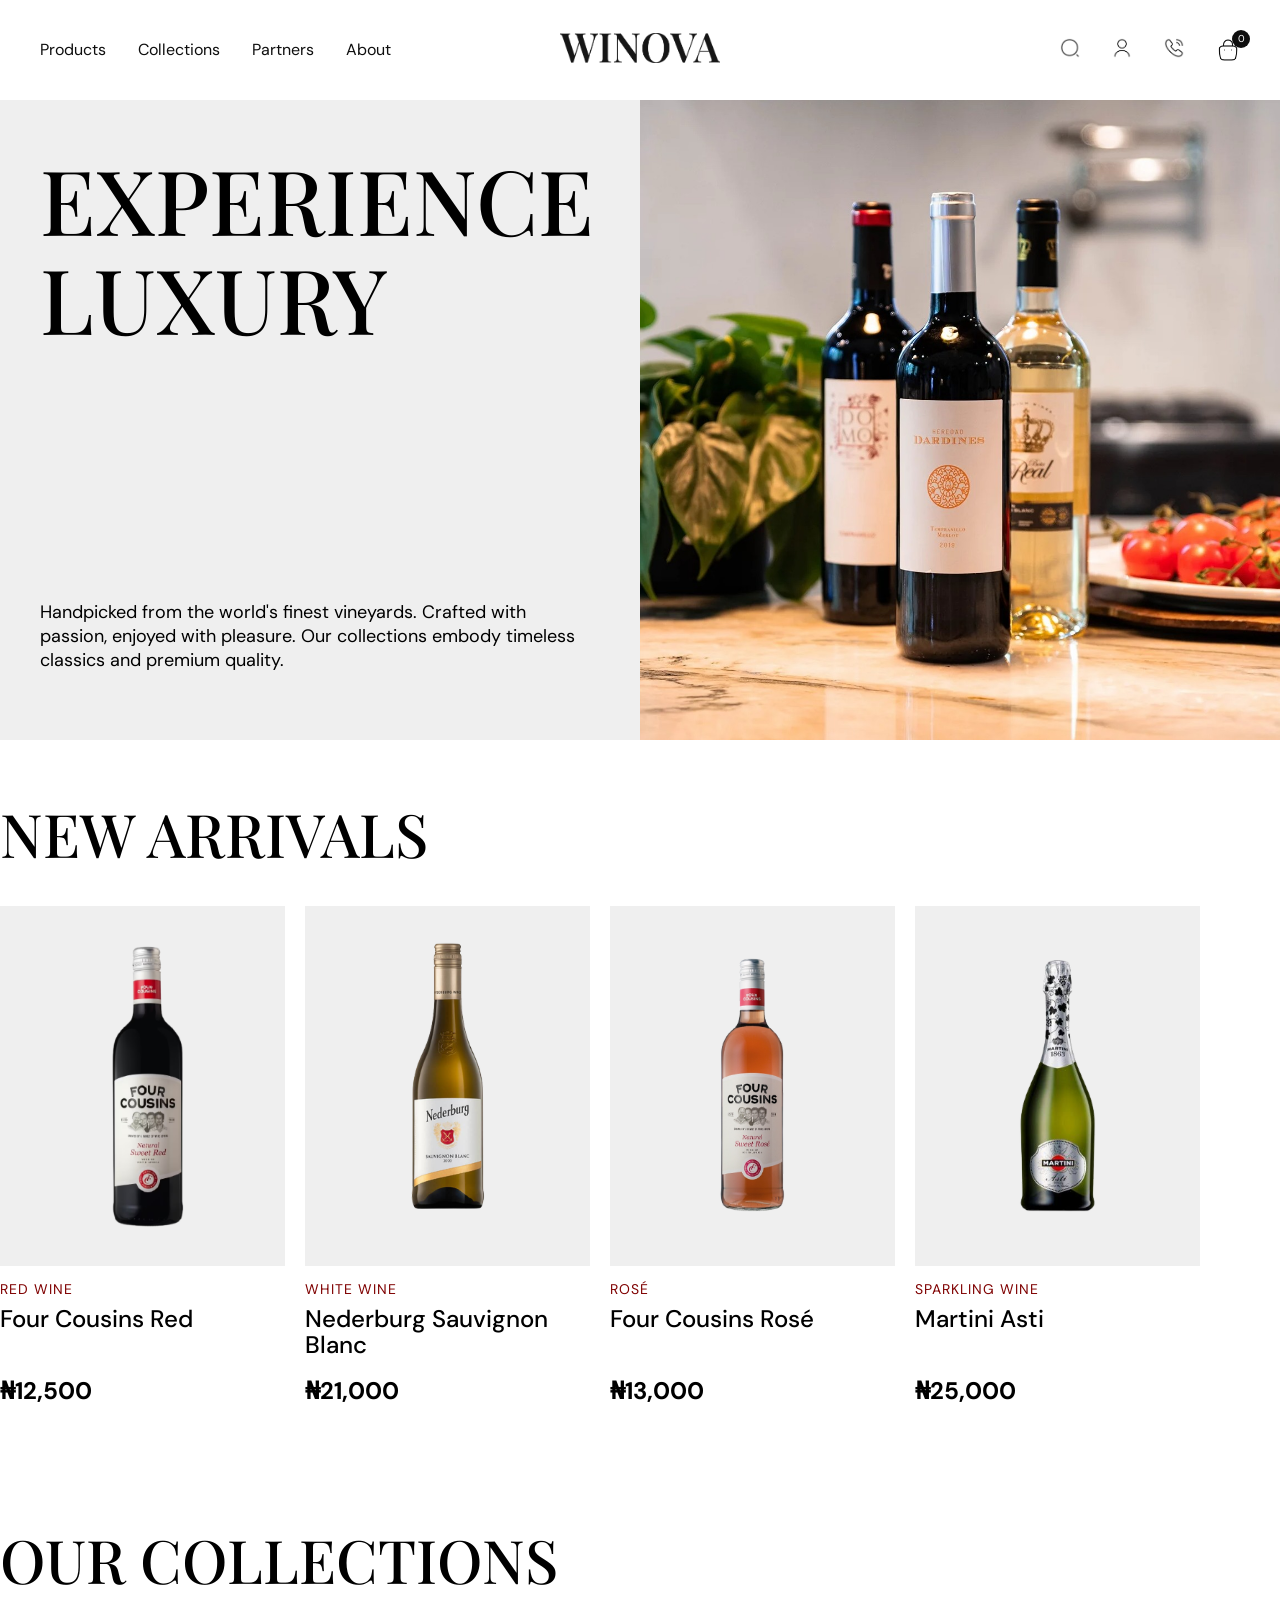
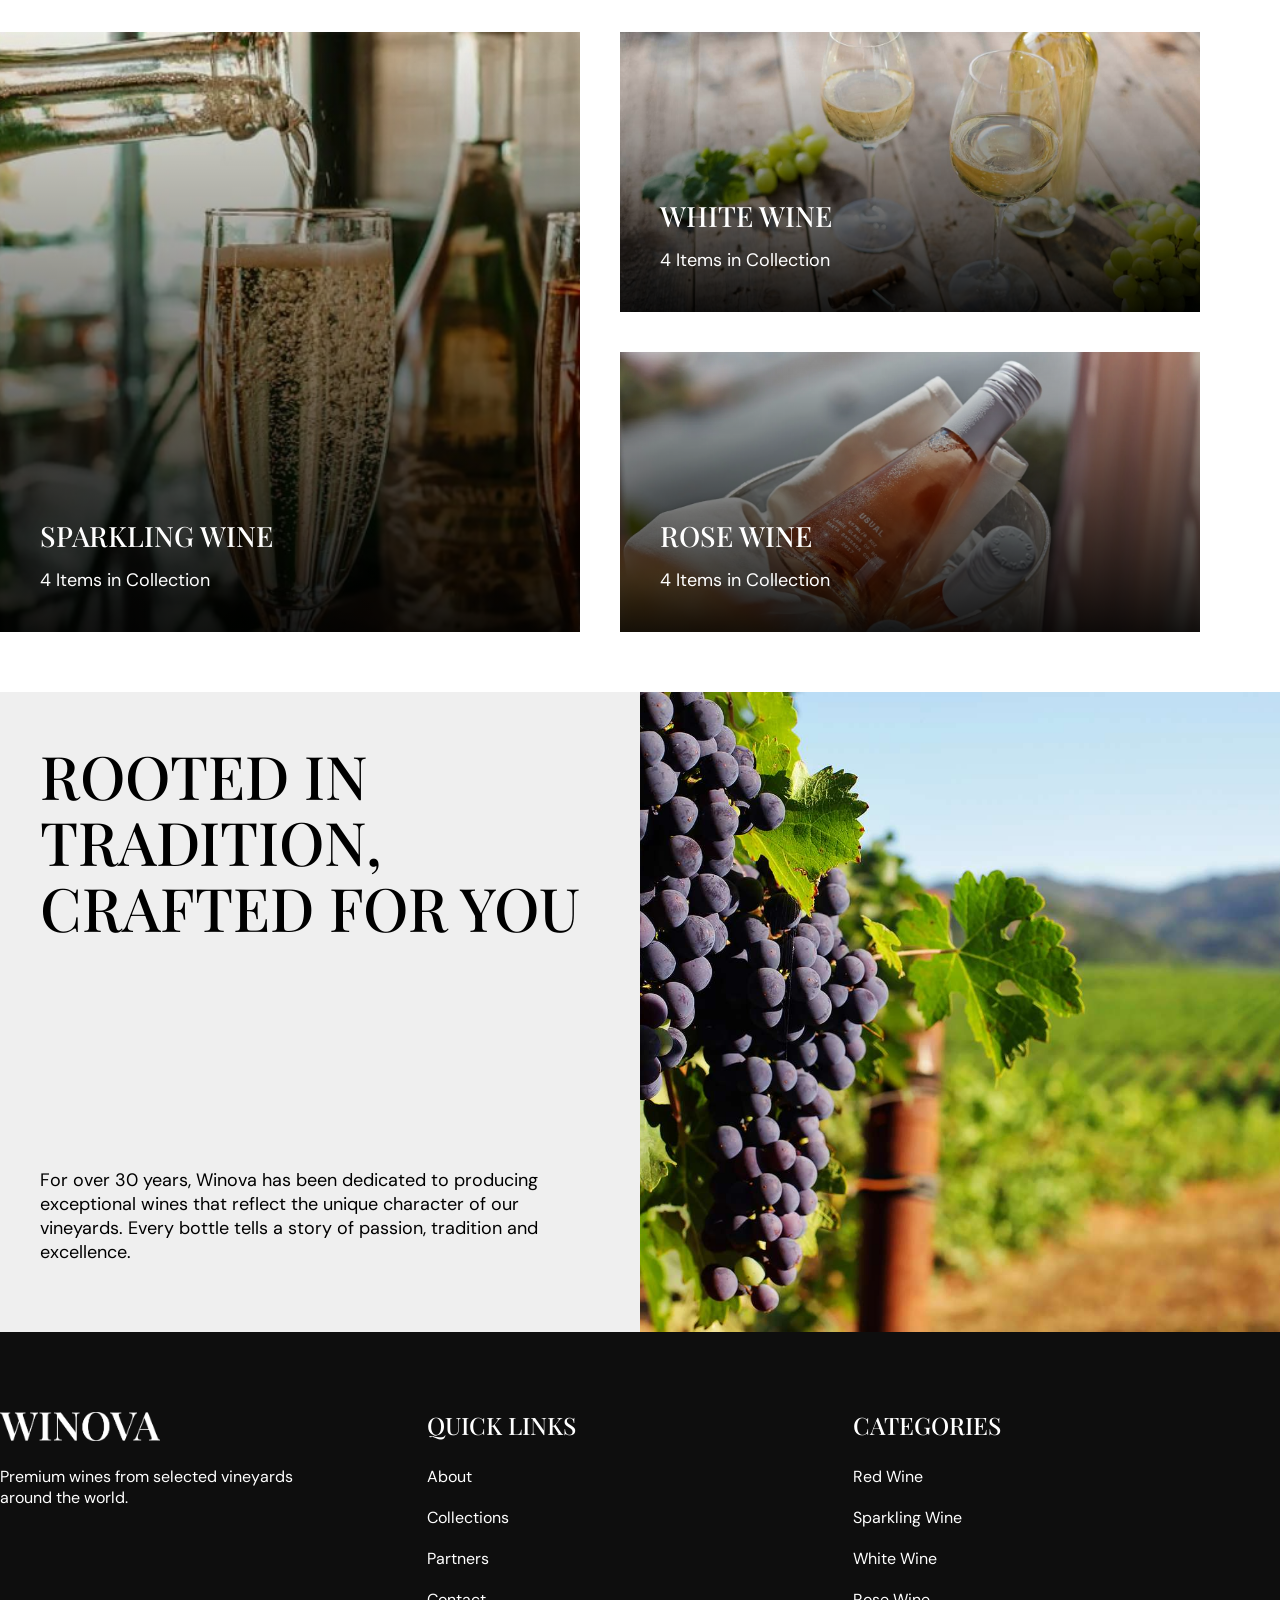
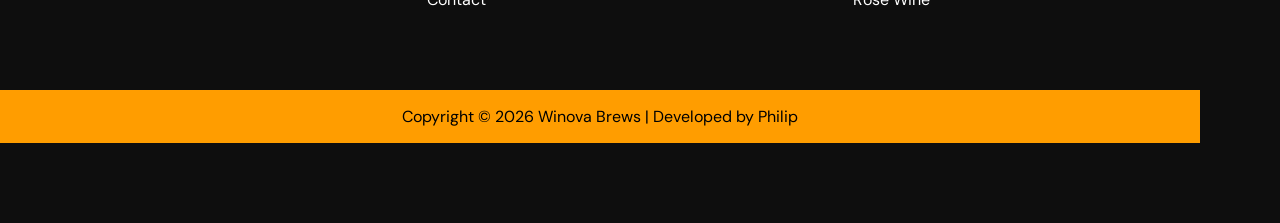
<file: index.html>
<!DOCTYPE html>
<html lang="en">
<head>
    <meta charset="UTF-8">
    <meta name="viewport" content="width=device-width, initial-scale=1.0">
    <link rel="stylesheet" href="css/style.css">
    <link rel="stylesheet" href="css/store.css">
    <link rel="icon" type="image/svg" href="/img/site/winova.svg">
    <title>Winora Brewery</title>
    
</head>

<body>

    <!-- Header -->
    <header>

        <div class="layout horizontal">

            <!-- navigation -->
            <nav>
                <a href="products.html">Products</a>
                <a href="collection.html">Collections</a>
                <a href="partners.html">Partners</a>
                <a href="about.html">About</a>
            </nav>

            <!-- logo -->
            <div class="logo">
                <a href="index.html">
                    <img src="img/site/winova-b.png" alt="Winora">
                </a>
            </div>

            <!-- icons -->
            <div class="side-nav">
                <a href="search.html">
                    <img src="img/site/search.png" alt="search">
                </a>

                <a href="account.html">
                    <img src="img/site/user.png" alt="phone">
                </a>

                <a href="contact.html">
                    <img src="img/site/call.png" alt="phone">
                </a>
                
                <a href="cart.html" class="cart-icon">
                    <img src="img/site/cart.png" alt="cart">
                    <span id="cart-count">0</span>
                </a>
            </div>

        </div>

    </header>

    <main>

        <!-- Hero -->
        <div class="hero">

            <div class="left">
                <div class="box">
                    <h1>experience luxury</h1>
                    <p>Handpicked from the world's finest vineyards. Crafted with passion, enjoyed with pleasure. Our collections embody timeless classics and premium quality.</p>
                </div>
            </div>

            <div class="right">
                <img src="img/site/hero.jpg" alt="">
            </div>

        </div>


        <!-- Feature -->
        <div class="featured">
            <div class="layout vertical ver-feature">
                <div class="section-top">
                    <h2>New Arrivals</h2>
                </div>

                <div class="product-grid" id="featured-products">
                    <!-- Products will be inserted here by JavaScript -->
                </div>
            </div>
        </div>


        <!-- Collection -->
        <div class="featured">

            <div class="layout vertical ver-feature">

                <div class="section-top">
                    <h2>Our Collections</h2>
                </div>

                <div class="collections-blk horizontal">
                    <div class="blk-left">
                        <a href="products.html?category=Sparkling%20Wine" class="col-card">
                            <h5>Sparkling wine</h5>
                            <p>4 Items in Collection</p>
                        </a>
                        
                    </div>

                    <div class="blk-right">
                        <div class="card-up">
                            <a href="products.html?category=White%20Wine" class="coll">
                                <h5>White wine</h5>
                                <p>4 Items in Collection</p>
                            </a>
                        </div>

                        <div class="card-down">
                            <a href="products.html?category=Rosé" class="coll">
                                <h5>Rose wine</h5>
                                <p>4 Items in Collection</p>
                            </a>
                        </div>
                    </div>
                </div>
                
            </div>

        </div>


        <div class="hero">

            <div class="left">
                <div class="box">
                    <h2>ROOTED IN TRADITION, CRAFTED FOR YOU</h2>
                    <p>For over 30 years, Winova has been dedicated to producing exceptional wines that reflect the unique character of our vineyards. Every bottle tells a story of passion, tradition and excellence.</p>
                </div>
            </div>

            <div class="right">
                <img src="img/site/vineyard-01.jpg" alt="">
            </div>

        </div>

    </main>

    <footer>

        <div class="horizontal layout">
            <div class="foot-grid">
                <div class="foot">
                    <a href="index.html">
                        <img src="img/site/winova-w.png" alt="White Logo">
                    </a>
                    <p>Premium wines from selected vineyards around the world.</p>
                </div>

                <div class="foot">
                    <h6>Quick Links</h6>
                    <div class="nav">
                        <a href="about.html">About</a>
                        <a href="collection.html">Collections</a>
                        <a href="partners.html">Partners</a>
                        <a href="contact.html">Contact</a>
                    </div>
                </div>

                <div class="foot">
                    <h6>Categories</h6>
                    <div class="nav">
                        <a href="products.html?category=Red%20Wine">Red Wine</a>
                        <a href="products.html?category=Sparkling%20Wine">Sparkling Wine</a>
                        <a href="products.html?category=White%20Wine">White Wine</a>
                        <a href="products.html?category=Rosé">Rose Wine</a>
                    </div>
                </div>

                
            </div>
            

        </div>

        <div class="horizontal layout copyright">

            <p>Copyright © 2026 Winova Brews | Developed by Philip</p>

        </div>

    </footer>

    
    <!-- Scripts -->
    <script src="js/products.js"></script>
    <script src="js/app.js"></script>
    <script src="js/cart.js"></script>

</body>
</html>
</file>
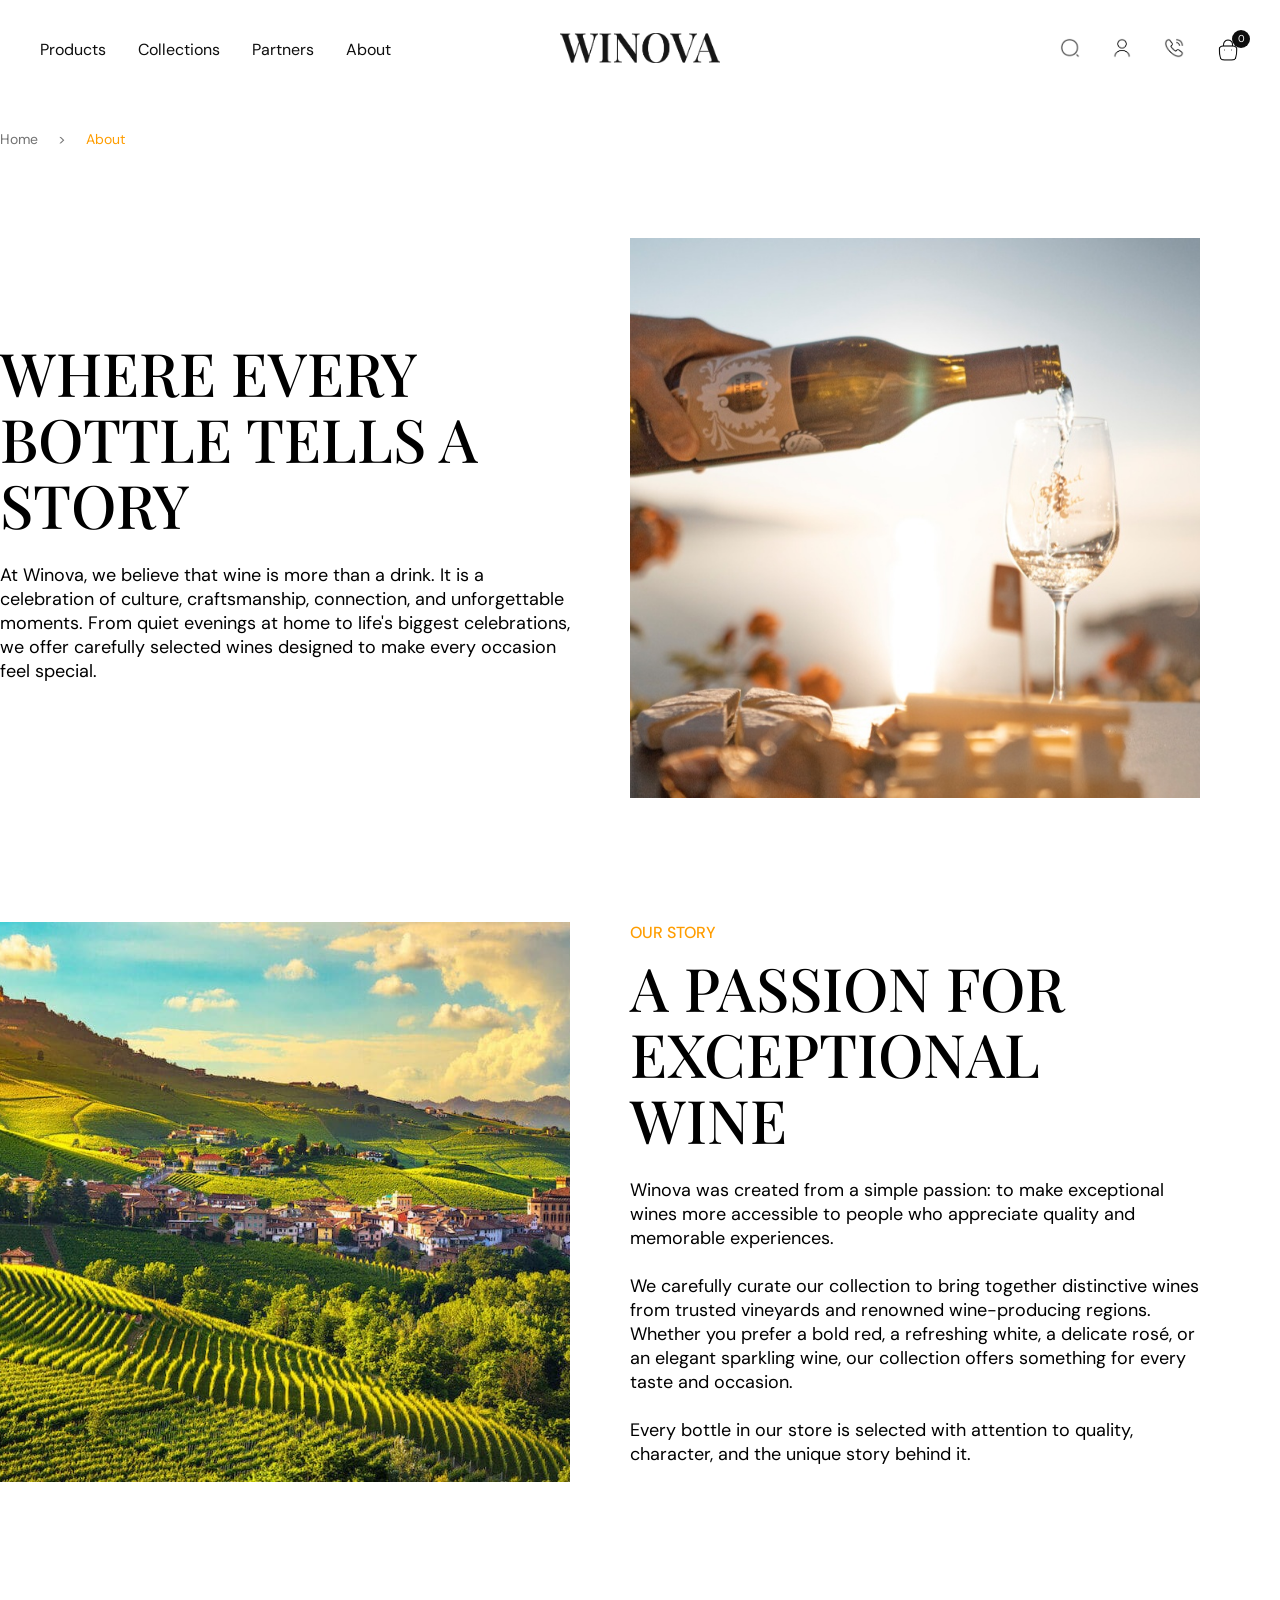
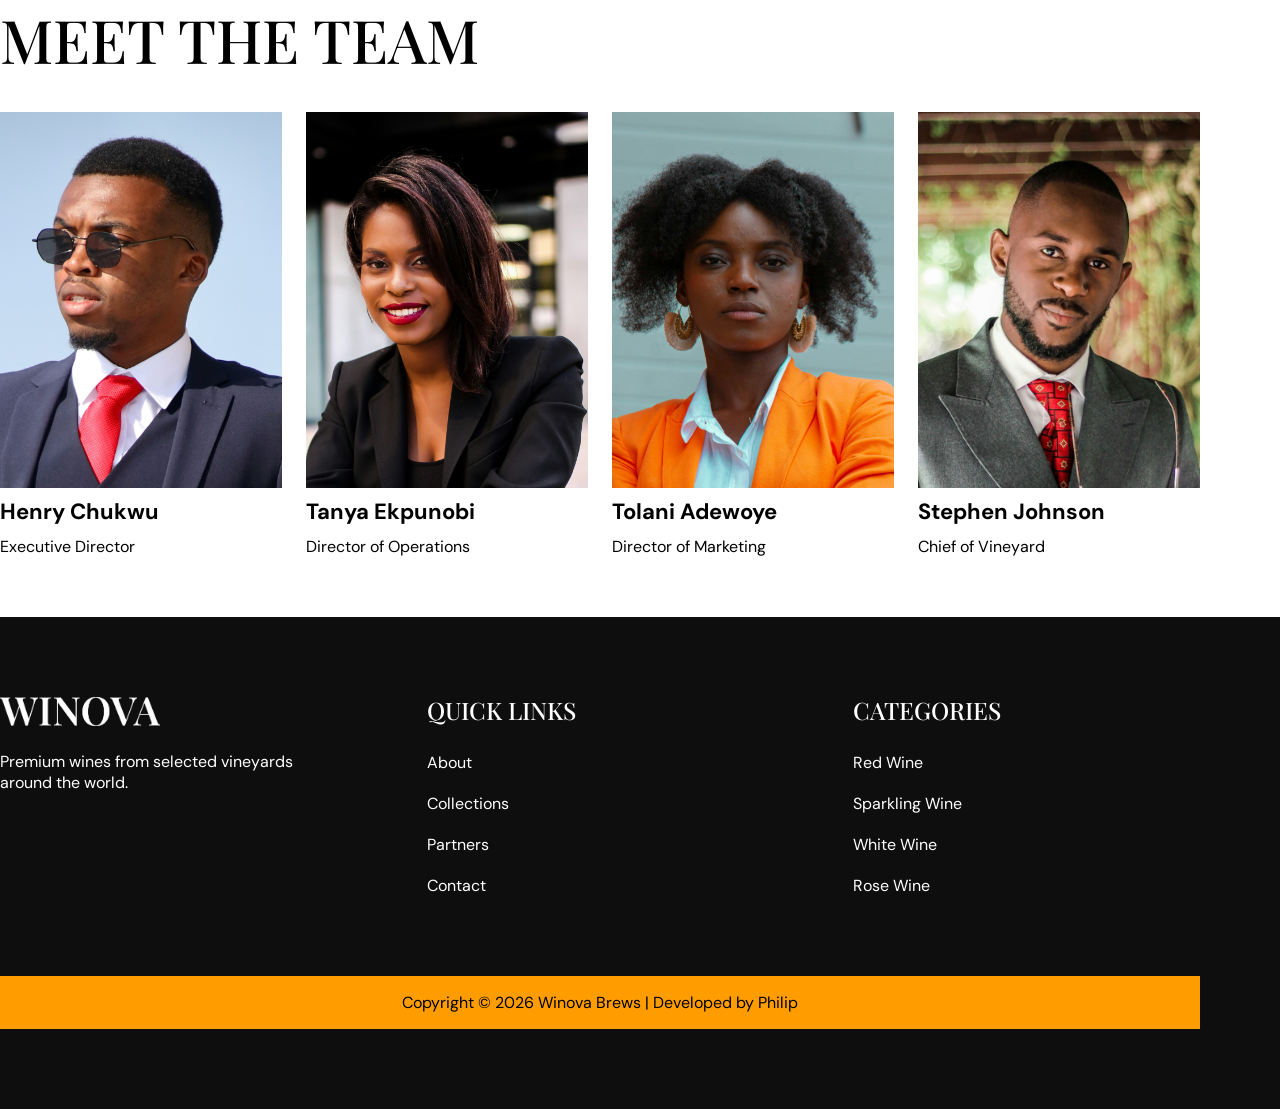
<file: about.html>
<!DOCTYPE html>
<html lang="en">
<head>
    <meta charset="UTF-8">
    <meta name="viewport" content="width=device-width, initial-scale=1.0">
    <link rel="stylesheet" href="css/style.css">
    <link rel="stylesheet" href="css/store.css">
    <link rel="icon" type="image/svg" href="/img/site/winova.svg">
    <title>About | Winora Brewery</title>
</head>
<body>

    <!-- Header -->
    <header>

        <div class="layout horizontal">

            <!-- navigation -->
            <nav>
                <a href="products.html">Products</a>
                <a href="collection.html">Collections</a>
                <a href="partners.html">Partners</a>
                <a href="about.html">About</a>
            </nav>

            <!-- logo -->
            <div class="logo">
                <a href="index.html">
                    <img src="img/site/winova-b.png" alt="Winora">
                </a>
            </div>

            <!-- icons -->
            <div class="side-nav">
                <a href="search.html">
                    <img src="img/site/search.png" alt="search">
                </a>

                <a href="account.html">
                    <img src="img/site/user.png" alt="phone">
                </a>

                <a href="contact.html">
                    <img src="img/site/call.png" alt="phone">
                </a>
                
                <a href="cart.html" class="cart-icon">
                    <img src="img/site/cart.png" alt="cart">
                    <span id="cart-count">0</span>
                </a>
            </div>

        </div>

    </header>

    <main>

        <div class="bread layout horizontal">
            <a href="index.html" class="anch">Home</a>
            <p class="angle">></p>
            <p class="base">About</p>
        </div>


        <!-- About -->

        <div class="layout horizontal column">

            <div class="column-left col">
                
                <h2>Where every bottle tells a story</h2>
                <p>At Winova, we believe that wine is more than a drink. It is a celebration of culture, craftsmanship, connection, and unforgettable moments. From quiet evenings at home to life's biggest celebrations, we offer carefully selected wines designed to make every occasion feel special.</p>
                
            </div>

            <div class="column-right col">
                <img src="img/site/about-01.jpg" alt="">
            </div>

        </div>


        <!-- Story -->

        <div class="layout horizontal column">

            <div class="column-right col">
                <img src="img/site/vineyard-02.jpg" alt="">
            </div>

            <div class="column-left col">

                <h6>our story</h6>

                <h2>A Passion for Exceptional Wine</h2>

                <p>Winova was created from a simple passion: to make exceptional wines more accessible to people who appreciate quality and memorable experiences.
                <br><br>
                We carefully curate our collection to bring together distinctive wines from trusted vineyards and renowned wine-producing regions. Whether you prefer a bold red, a refreshing white, a delicate rosé, or an elegant sparkling wine, our collection offers something for every taste and occasion.
                <br><br>
                Every bottle in our store is selected with attention to quality, character, and the unique story behind it.</p>
                
            </div>  

        </div>

        <!-- Meet the Team -->
        <div class="featured">

            <div class="layout vertical ver-feature">

                <div class="section-top">
                    <h2>Meet the Team</h2>
                </div>

                <div class="collections-blk horizontal team-grid">

                    <div class="team-blk">
                        <img src="img/site/M01.jpg" alt="">
                        <h5>Henry Chukwu</h5>
                        <p>Executive Director</p>
                    </div>  

                    <div class="team-blk">
                        <img src="img/site/M02.jpg" alt="">
                        <h5>Tanya Ekpunobi</h5>
                        <p>Director of Operations</p>
                    </div>  

                    <div class="team-blk">
                        <img src="img/site/M03.jpg" alt="">
                        <h5>Tolani Adewoye</h5>
                        <p>Director of Marketing</p>
                    </div>  

                    <div class="team-blk">
                        <img src="img/site/M04.jpg" alt="">
                        <h5>Stephen Johnson</h5>
                        <p>Chief of Vineyard</p>
                    </div>  

                    


                </div> 

            </div>
        </div> 

    </main>

    <footer>

        <div class="horizontal layout">
            <div class="foot-grid">
                <div class="foot">
                    <a href="index.html">
                        <img src="img/site/winova-w.png" alt="White Logo">
                    </a>
                    <p>Premium wines from selected vineyards around the world.</p>
                </div>

                <div class="foot">
                    <h6>Quick Links</h6>
                    <div class="nav">
                        <a href="about.html">About</a>
                        <a href="collection.html">Collections</a>
                        <a href="partners.html">Partners</a>
                        <a href="contact.html">Contact</a>
                    </div>
                </div>

                <div class="foot">
                    <h6>Categories</h6>
                    <div class="nav">
                        <a href="products.html?category=Red%20Wine">Red Wine</a>
                        <a href="products.html?category=Sparkling%20Wine">Sparkling Wine</a>
                        <a href="products.html?category=White%20Wine">White Wine</a>
                        <a href="products.html?category=Rosé">Rose Wine</a>
                    </div>
                </div>

                
            </div>
            

        </div>

        <div class="horizontal layout copyright">

            <p>Copyright © 2026 Winova Brews | Developed by Philip</p>

        </div>

    </footer>
    
    <!-- Scripts -->
    <script src="js/products.js"></script>
    <script src="js/app.js"></script>
    <script src="js/cart.js"></script>
    
</body>
</html>
</file>
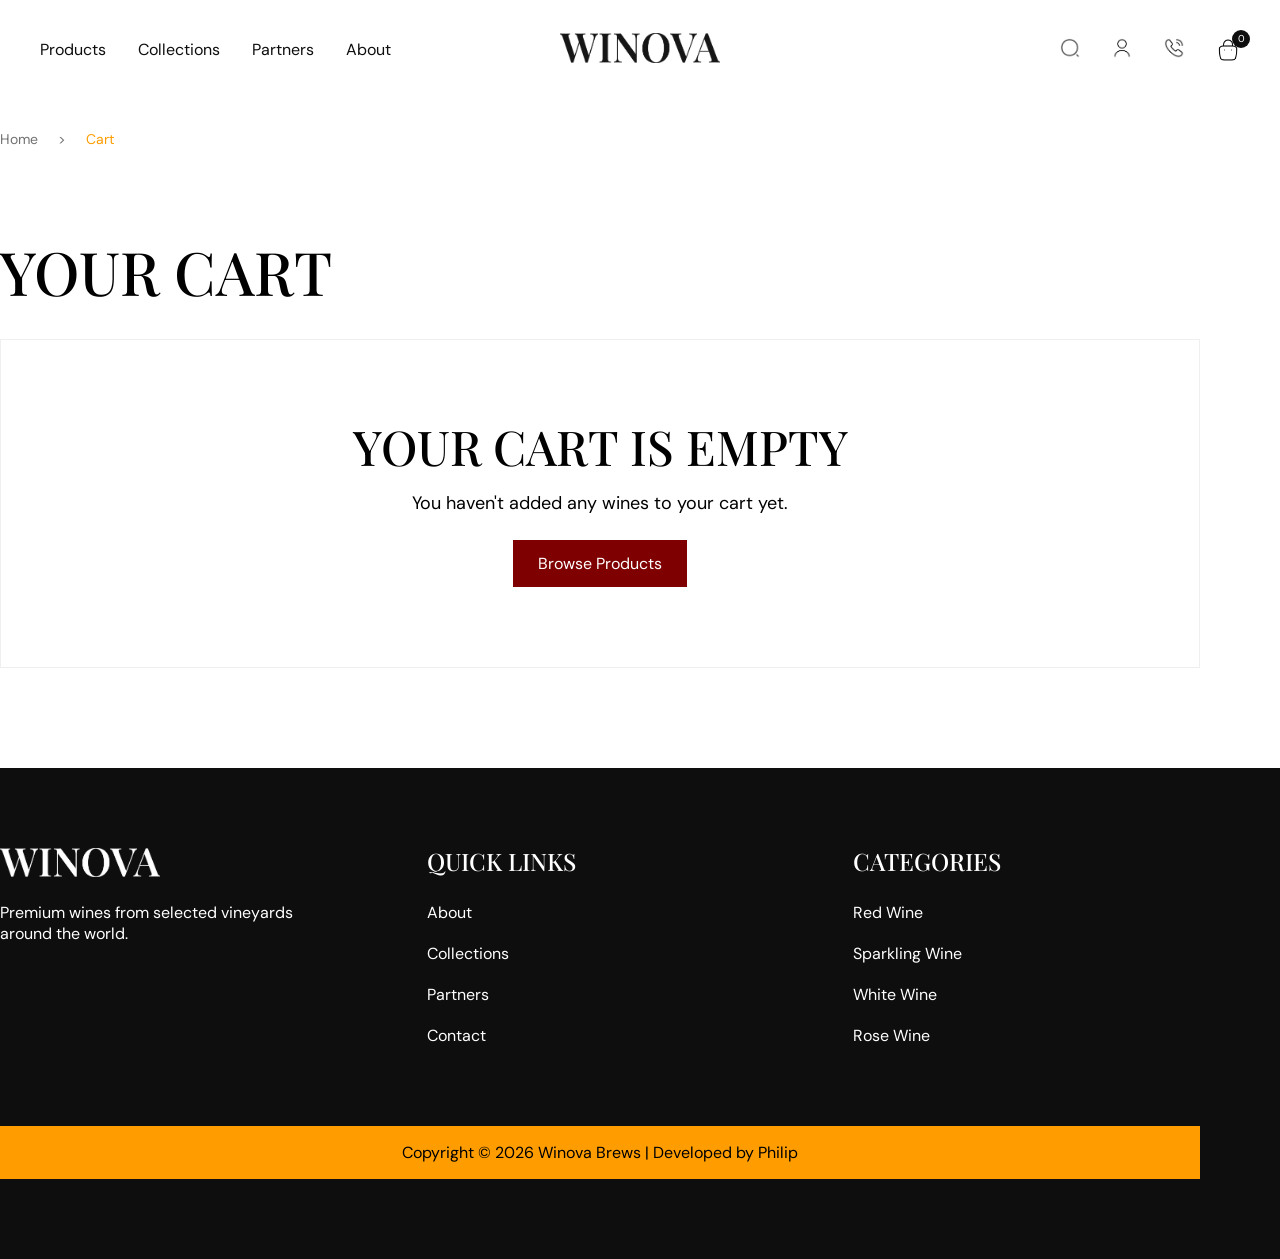
<file: cart.html>
<!DOCTYPE html>
<html lang="en">
<head>
    <meta charset="UTF-8">
    <meta name="viewport" content="width=device-width, initial-scale=1.0">
    <link rel="stylesheet" href="css/style.css">
    <link rel="stylesheet" href="css/store.css">
    <link rel="icon" type="image/svg" href="/img/site/winova.svg">
    <title>Cart | Winora Brewery</title>
</head>
<body>

    <!-- Header -->
    <header>

        <div class="layout horizontal">

            <!-- navigation -->
            <nav>
                <a href="products.html">Products</a>
                <a href="collection.html">Collections</a>
                <a href="partners.html">Partners</a>
                <a href="about.html">About</a>
            </nav>

            <!-- logo -->
            <div class="logo">
                <a href="index.html">
                    <img src="img/site/winova-b.png" alt="Winora">
                </a>
            </div>

            <!-- icons -->
            <div class="side-nav">
                <a href="search.html">
                    <img src="img/site/search.png" alt="search">
                </a>

                <a href="account.html">
                    <img src="img/site/user.png" alt="phone">
                </a>

                <a href="contact.html">
                    <img src="img/site/call.png" alt="phone">
                </a>
                
                <a href="cart.html" class="cart-icon">
                    <img src="img/site/cart.png" alt="cart">
                    <span id="cart-count">0</span>
                </a>
            </div>

        </div>

    </header>

    <main>

        <div class="bread layout horizontal">
            <a href="index.html" class="anch">Home</a>
            <p class="angle">></p>
            <p class="base">Cart</p>
        </div>


        <div class="cart-section">

            <div class="layout">

                <div class="section-top">
                    <h2>Your Cart</h2>
                </div>

                <div id="cart-container">
                    <!-- Cart items generated by JavaScript -->
                </div>

            </div>

        </div>

    </main>

    <footer>

        <div class="horizontal layout">
            <div class="foot-grid">
                <div class="foot">
                    <a href="index.html">
                        <img src="img/site/winova-w.png" alt="White Logo">
                    </a>
                    <p>Premium wines from selected vineyards around the world.</p>
                </div>

                <div class="foot">
                    <h6>Quick Links</h6>
                    <div class="nav">
                        <a href="about.html">About</a>
                        <a href="collection.html">Collections</a>
                        <a href="partners.html">Partners</a>
                        <a href="contact.html">Contact</a>
                    </div>
                </div>

                <div class="foot">
                    <h6>Categories</h6>
                    <div class="nav">
                        <a href="products.html?category=Red%20Wine">Red Wine</a>
                        <a href="products.html?category=Sparkling%20Wine">Sparkling Wine</a>
                        <a href="products.html?category=White%20Wine">White Wine</a>
                        <a href="products.html?category=Rosé">Rose Wine</a>
                    </div>
                </div>

                
            </div>
            

        </div>

        <div class="horizontal layout copyright">

            <p>Copyright © 2026 Winova Brews | Developed by Philip</p>

        </div>

    </footer>

    
    <!-- Scripts -->
    <script src="js/cart.js"></script>
    
</body>
</html>
</file>
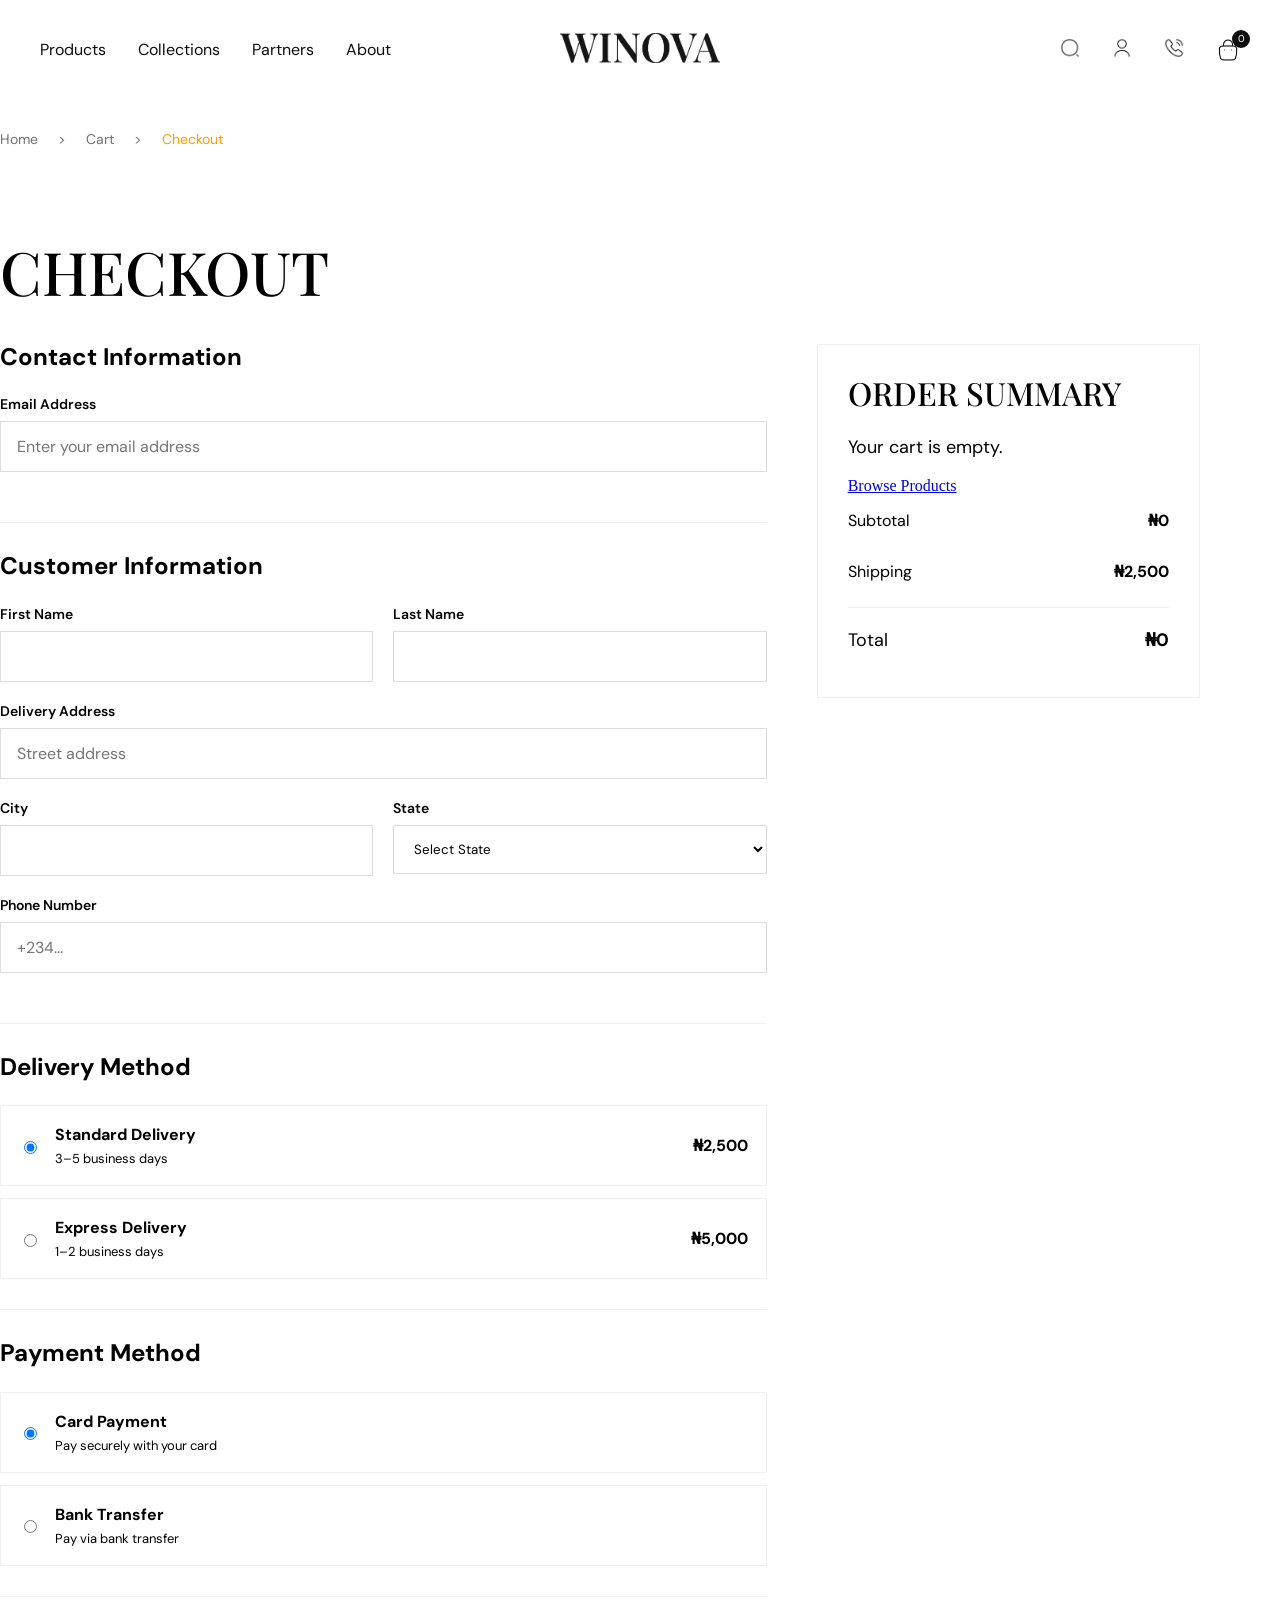
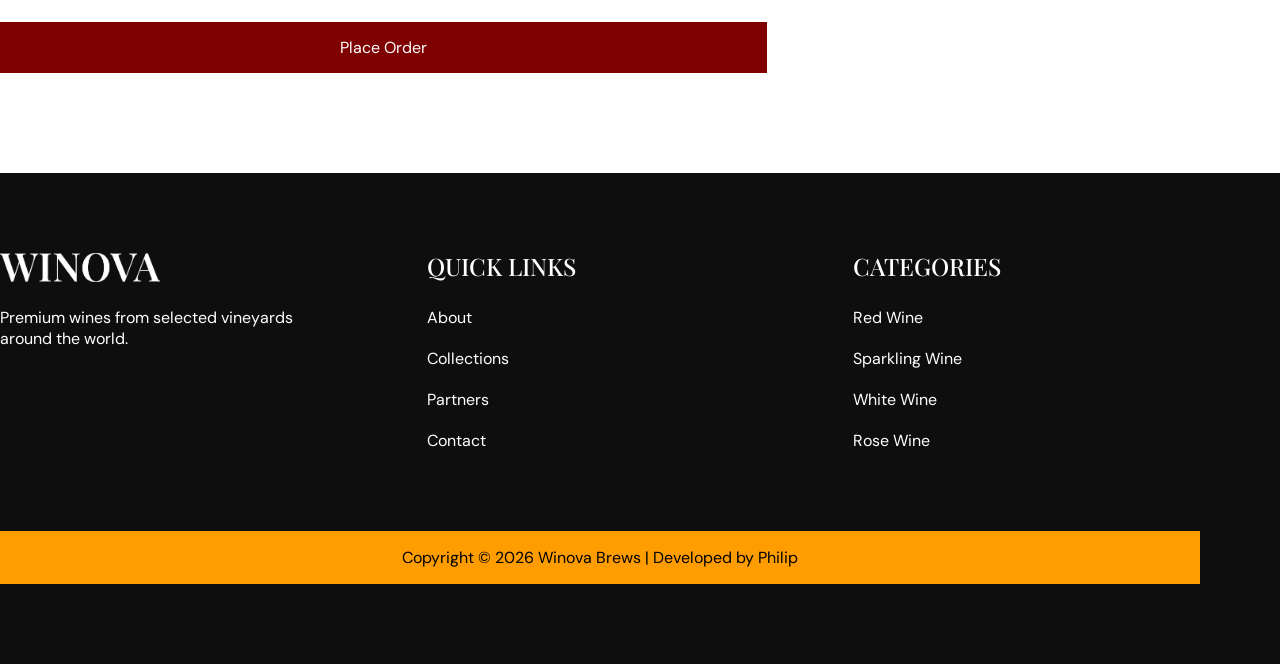
<file: checkout.html>
<!DOCTYPE html>
<html lang="en">
<head>
    <meta charset="UTF-8">
    <meta name="viewport" content="width=device-width, initial-scale=1.0">
    <link rel="stylesheet" href="css/style.css">
    <link rel="stylesheet" href="css/store.css">
    <link rel="icon" type="image/svg" href="/img/site/winova.svg">
    <title>Checkout | Winora Brewery</title>
</head>
<body>

    <!-- Header -->
    <header>

        <div class="layout horizontal">

            <!-- navigation -->
            <nav>
                <a href="products.html">Products</a>
                <a href="collection.html">Collections</a>
                <a href="partners.html">Partners</a>
                <a href="about.html">About</a>
            </nav>

            <!-- logo -->
            <div class="logo">
                <a href="index.html">
                    <img src="img/site/winova-b.png" alt="Winora">
                </a>
            </div>

            <!-- icons -->
            <div class="side-nav">
                <a href="search.html">
                    <img src="img/site/search.png" alt="search">
                </a>

                <a href="account.html">
                    <img src="img/site/user.png" alt="phone">
                </a>

                <a href="contact.html">
                    <img src="img/site/call.png" alt="phone">
                </a>
                
                <a href="cart.html" class="cart-icon">
                    <img src="img/site/cart.png" alt="cart">
                    <span id="cart-count">0</span>
                </a>
            </div>

        </div>

    </header>

    <main>

        <div class="bread layout horizontal">
            <a href="index.html" class="anch">Home</a>
            <p class="angle">></p>
            <a href="cart.html" class="anch">Cart</a>
            <p class="angle">></p>
            <p class="base">Checkout</p>
        </div>


        <div class="checkout-section">

            <div class="layout">

                <div class="section-top">
                    <h2>Checkout</h2>
                </div>


                <div class="checkout-layout">

                    <!-- Checkout Form -->

                    <div class="checkout-form">

                        <form id="checkout-form">

                            <!-- Customer Information -->

                            <div class="checkout-block">

                                <h3>Contact Information</h3>

                                <div class="form-group">

                                    <label for="email">
                                        Email Address
                                    </label>

                                    <input
                                        type="email"
                                        id="email"
                                        name="email"
                                        placeholder="Enter your email address"
                                        required
                                    >

                                </div>

                            </div>


                            <!-- Shipping Information -->

                            <div class="checkout-block">

                                <h3>Customer Information</h3>

                                <div class="form-row">

                                    <div class="form-group">

                                        <label for="first-name">
                                            First Name
                                        </label>

                                        <input
                                            type="text"
                                            id="first-name"
                                            required
                                        >

                                    </div>


                                    <div class="form-group">

                                        <label for="last-name">
                                            Last Name
                                        </label>

                                        <input
                                            type="text"
                                            id="last-name"
                                            required
                                        >

                                    </div>

                                </div>


                                <div class="form-group">

                                    <label for="address">
                                        Delivery Address
                                    </label>

                                    <input
                                        type="text"
                                        id="address"
                                        placeholder="Street address"
                                        required
                                    >

                                </div>


                                <div class="form-row">

                                    <div class="form-group">

                                        <label for="city">
                                            City
                                        </label>

                                        <input
                                            type="text"
                                            id="city"
                                            required
                                        >

                                    </div>


                                    <div class="form-group">

                                        <label for="state">
                                            State
                                        </label>

                                        <select id="state" required>

                                            <option value="">
                                                Select State
                                            </option>

                                            <option value="Lagos">
                                                Lagos
                                            </option>

                                            <option value="Abuja">
                                                Abuja
                                            </option>

                                            <option value="Oyo">
                                                Oyo
                                            </option>

                                            <option value="Rivers">
                                                Rivers
                                            </option>

                                            <option value="Kano">
                                                Kano
                                            </option>

                                            <option value="Ogun">
                                                Ogun
                                            </option>

                                        </select>

                                    </div>

                                </div>

                                <div class="form-group">

                                    <label for="phone">
                                        Phone Number
                                    </label>

                                    <input
                                        type="tel"
                                        id="phone"
                                        placeholder="+234..."
                                        required
                                    >

                                </div>

                            </div>


                            <!-- Shipping Method -->

                            <div class="checkout-block">

                                <h3>Delivery Method</h3>

                                <div class="shipping-options">

                                    <label class="shipping-option">

                                        <input
                                            type="radio"
                                            name="shipping"
                                            value="2500"
                                            data-name="Standard Delivery"
                                            checked
                                        >

                                        <div>

                                            <strong>
                                                Standard Delivery
                                            </strong>

                                            <span>
                                                3–5 business days
                                            </span>

                                        </div>

                                        <strong>
                                            ₦2,500
                                        </strong>

                                    </label>


                                    <label class="shipping-option">

                                        <input
                                            type="radio"
                                            name="shipping"
                                            value="5000"
                                            data-name="Express Delivery"
                                        >

                                        <div>

                                            <strong>
                                                Express Delivery
                                            </strong>

                                            <span>
                                                1–2 business days
                                            </span>

                                        </div>

                                        <strong>
                                            ₦5,000
                                        </strong>

                                    </label>

                                </div>

                            </div>


                            <!-- Payment Method -->

                            <div class="checkout-block">

                                <h3>Payment Method</h3>

                                <div class="payment-options">

                                    <label class="payment-option">

                                        <input
                                            type="radio"
                                            name="payment"
                                            value="card"
                                            checked
                                        >

                                        <div>

                                            <strong>
                                                Card Payment
                                            </strong>

                                            <span>
                                                Pay securely with your card
                                            </span>

                                        </div>

                                    </label>


                                    <label class="payment-option">

                                        <input
                                            type="radio"
                                            name="payment"
                                            value="transfer"
                                        >

                                        <div>

                                            <strong>
                                                Bank Transfer
                                            </strong>

                                            <span>
                                                Pay via bank transfer
                                            </span>

                                        </div>

                                    </label>

                                </div>

                            </div>


                            <button type="submit" class="place-order-button">Place Order</button>

                        </form>

                    </div>


                    <!-- Order Summary -->

                    <aside class="checkout-summary">

                        <h3>Order Summary</h3>

                        <div id="checkout-items">
                            <!-- Cart items generated by JS -->
                        </div>


                        <div class="summary-row">

                            <span>Subtotal</span>

                            <strong id="checkout-subtotal">
                                ₦0
                            </strong>

                        </div>


                        <div class="summary-row">

                            <span>Shipping</span>

                            <strong id="checkout-shipping">
                                ₦2,500
                            </strong>

                        </div>


                        <div class="summary-row summary-total">

                            <span>Total</span>

                            <strong id="checkout-total">
                                ₦0
                            </strong>

                        </div>

                    </aside>

                </div>

            </div>

        </div>
        


    </main>

    <footer>

        <div class="horizontal layout">
            <div class="foot-grid">
                <div class="foot">
                    <a href="index.html">
                        <img src="img/site/winova-w.png" alt="White Logo">
                    </a>
                    <p>Premium wines from selected vineyards around the world.</p>
                </div>

                <div class="foot">
                    <h6>Quick Links</h6>
                    <div class="nav">
                        <a href="about.html">About</a>
                        <a href="collection.html">Collections</a>
                        <a href="partners.html">Partners</a>
                        <a href="contact.html">Contact</a>
                    </div>
                </div>

                <div class="foot">
                    <h6>Categories</h6>
                    <div class="nav">
                        <a href="products.html?category=Red%20Wine">Red Wine</a>
                        <a href="products.html?category=Sparkling%20Wine">Sparkling Wine</a>
                        <a href="products.html?category=White%20Wine">White Wine</a>
                        <a href="products.html?category=Rosé">Rose Wine</a>
                    </div>
                </div>

                
            </div>
            

        </div>

        <div class="horizontal layout copyright">

            <p>Copyright © 2026 Winova Brews | Developed by Philip</p>

        </div>

    </footer>

    
    <!-- Scripts -->
    <script src="js/cart.js"></script>
    <script src="js/checkout.js"></script>
    
</body>
</html>
</file>
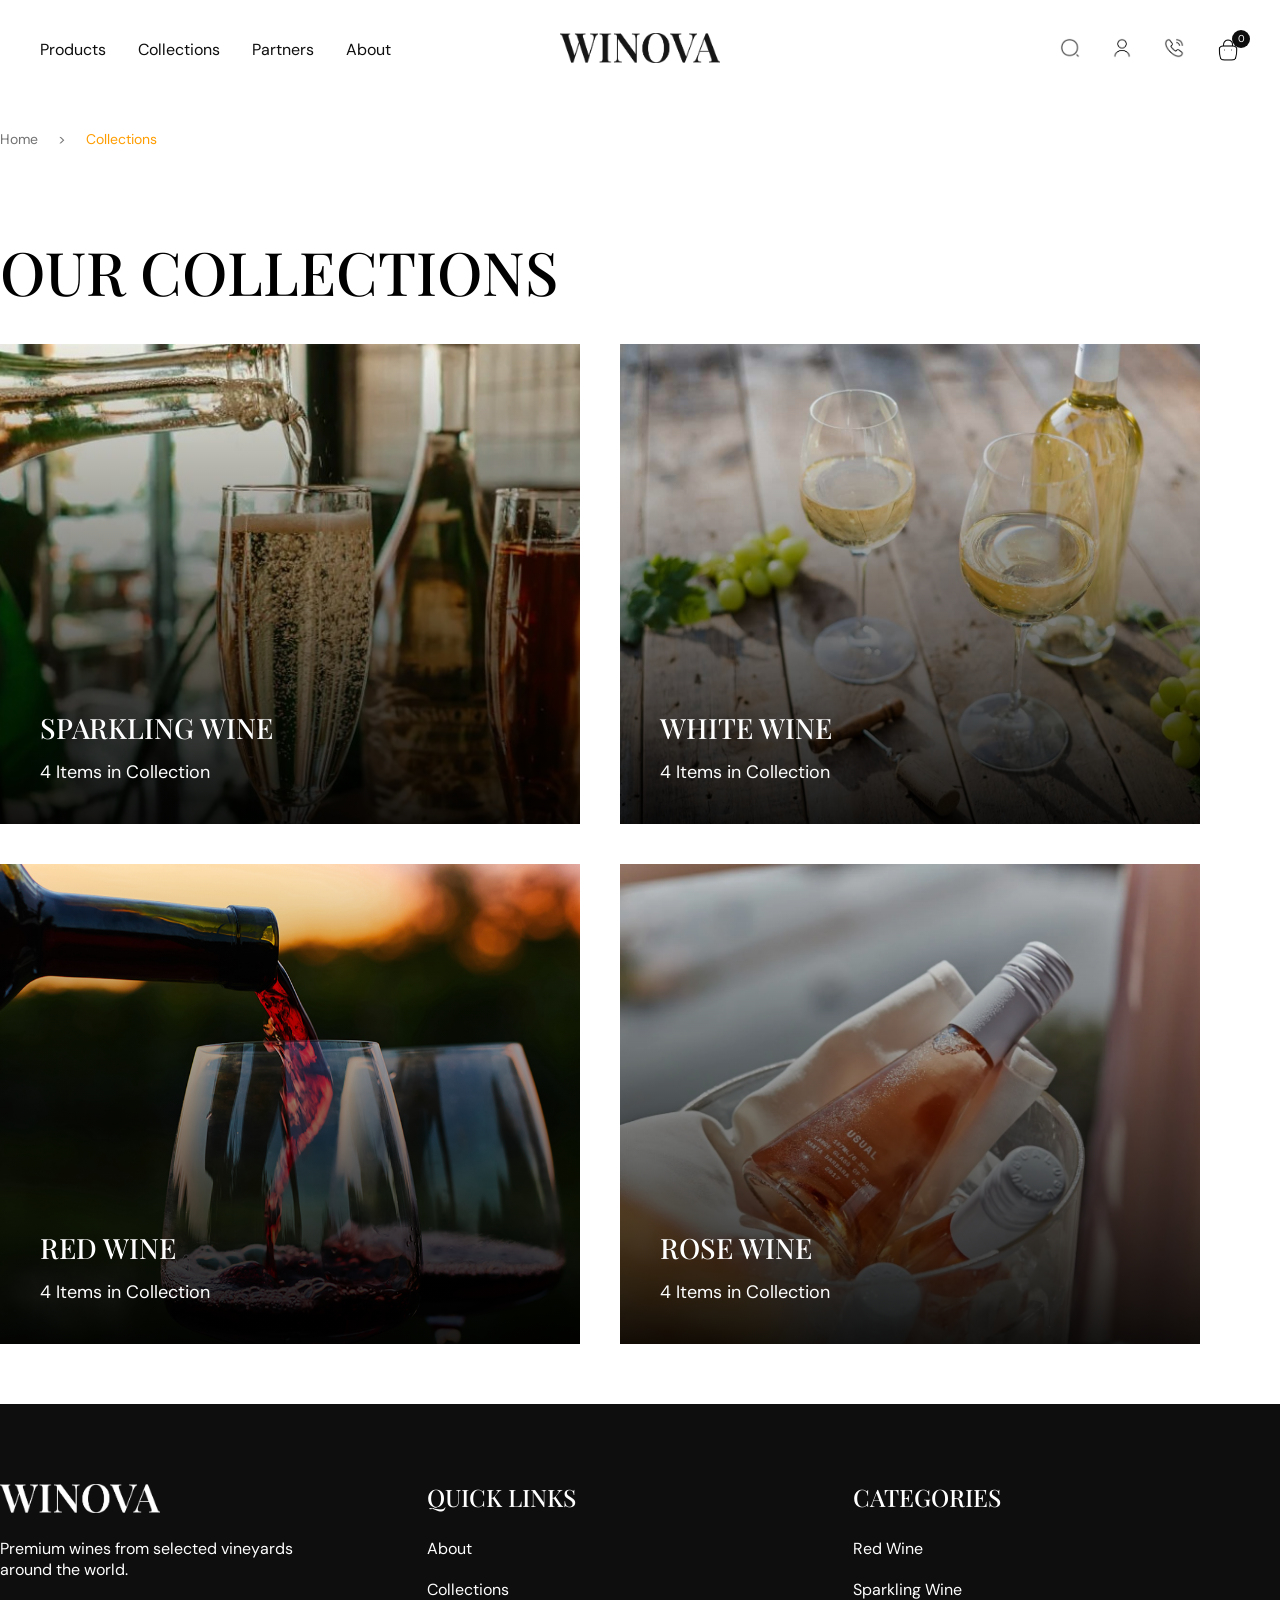
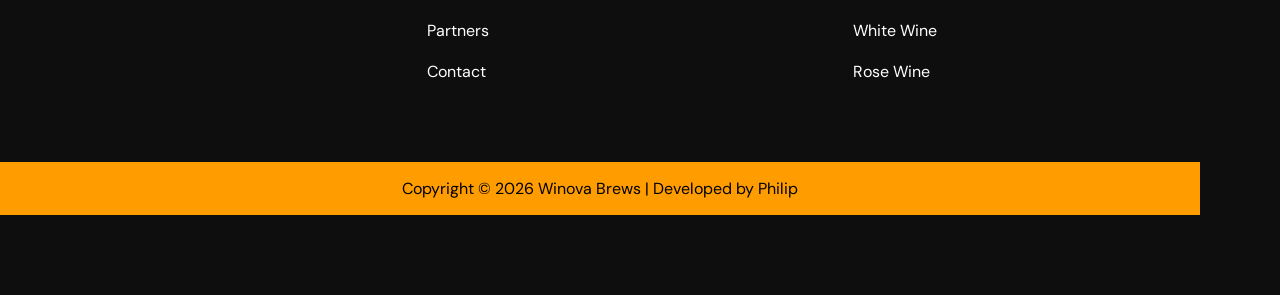
<file: collection.html>
<!DOCTYPE html>
<html lang="en">
<head>
    <meta charset="UTF-8">
    <meta name="viewport" content="width=device-width, initial-scale=1.0">
    <link rel="stylesheet" href="css/style.css">
    <link rel="stylesheet" href="css/store.css">
    <link rel="icon" type="image/svg" href="/img/site/winova.svg">
    <title>Collections | Winora Brewery</title>
</head>
<body>

    <!-- Header -->
    <header>

        <div class="layout horizontal">

            <!-- navigation -->
            <nav>
                <a href="products.html">Products</a>
                <a href="collection.html">Collections</a>
                <a href="partners.html">Partners</a>
                <a href="about.html">About</a>
            </nav>

            <!-- logo -->
            <div class="logo">
                <a href="index.html">
                    <img src="img/site/winova-b.png" alt="Winora">
                </a>
            </div>

            <!-- icons -->
            <div class="side-nav">
                <a href="search.html">
                    <img src="img/site/search.png" alt="search">
                </a>

                <a href="account.html">
                    <img src="img/site/user.png" alt="phone">
                </a>

                <a href="contact.html">
                    <img src="img/site/call.png" alt="phone">
                </a>
                
                <a href="cart.html" class="cart-icon">
                    <img src="img/site/cart.png" alt="cart">
                    <span id="cart-count">0</span>
                </a>
            </div>

        </div>

    </header>

    <main>

        <div class="bread layout horizontal">
            <a href="index.html" class="anch">Home</a>
            <p class="angle">></p>
            <p class="base">Collections</p>
        </div>

        <!-- Collection -->
        <div class="featured">

            <div class="layout vertical ver-feature">

                <div class="section-top">
                    <h2>Our Collections</h2>
                </div>

                <div class="collections-blk horizontal col-home">

                    <div class="blk-spark">

                        <a href="products.html?category=Sparkling%20Wine" class="col-card">
                            <h5>Sparkling wine</h5>
                            <p>4 Items in Collection</p>
                        </a>
                                
                    </div>  

                    <div class="blk-wht">
                        
                        <a href="products.html?category=White%20Wine" class="col-card">
                            <h5>White wine</h5>
                            <p>4 Items in Collection</p>
                        </a>
                                
                    </div>  

                    <div class="blk-red">
                        
                        <a href="products.html?category=Red%20Wine" class="col-card">
                            <h5>Red wine</h5>
                            <p>4 Items in Collection</p>
                        </a>
                                
                    </div>  

                    <div class="blk-rose">
                        
                        <a href="products.html?category=Rosé" class="col-card">
                            <h5>Rose wine</h5>
                            <p>4 Items in Collection</p>
                        </a>
                                
                    </div>  


                </div> 

            </div>
        </div>               


    </main>

    <footer>

        <div class="horizontal layout">
            <div class="foot-grid">
                <div class="foot">
                    <a href="index.html">
                        <img src="img/site/winova-w.png" alt="White Logo">
                    </a>
                    <p>Premium wines from selected vineyards around the world.</p>
                </div>

                <div class="foot">
                    <h6>Quick Links</h6>
                    <div class="nav">
                        <a href="about.html">About</a>
                        <a href="collection.html">Collections</a>
                        <a href="partners.html">Partners</a>
                        <a href="contact.html">Contact</a>
                    </div>
                </div>

                <div class="foot">
                    <h6>Categories</h6>
                    <div class="nav">
                        <a href="products.html?category=Red%20Wine">Red Wine</a>
                        <a href="products.html?category=Sparkling%20Wine">Sparkling Wine</a>
                        <a href="products.html?category=White%20Wine">White Wine</a>
                        <a href="products.html?category=Rosé">Rose Wine</a>
                    </div>
                </div>

                
            </div>
            

        </div>

        <div class="horizontal layout copyright">

            <p>Copyright © 2026 Winova Brews | Developed by Philip</p>

        </div>

    </footer>

    
    <!-- Scripts -->
    <script src="js/products.js"></script>
    <script src="js/cart.js"></script>
    <script src="js/app.js"></script>
    
</body>
</html>
</file>
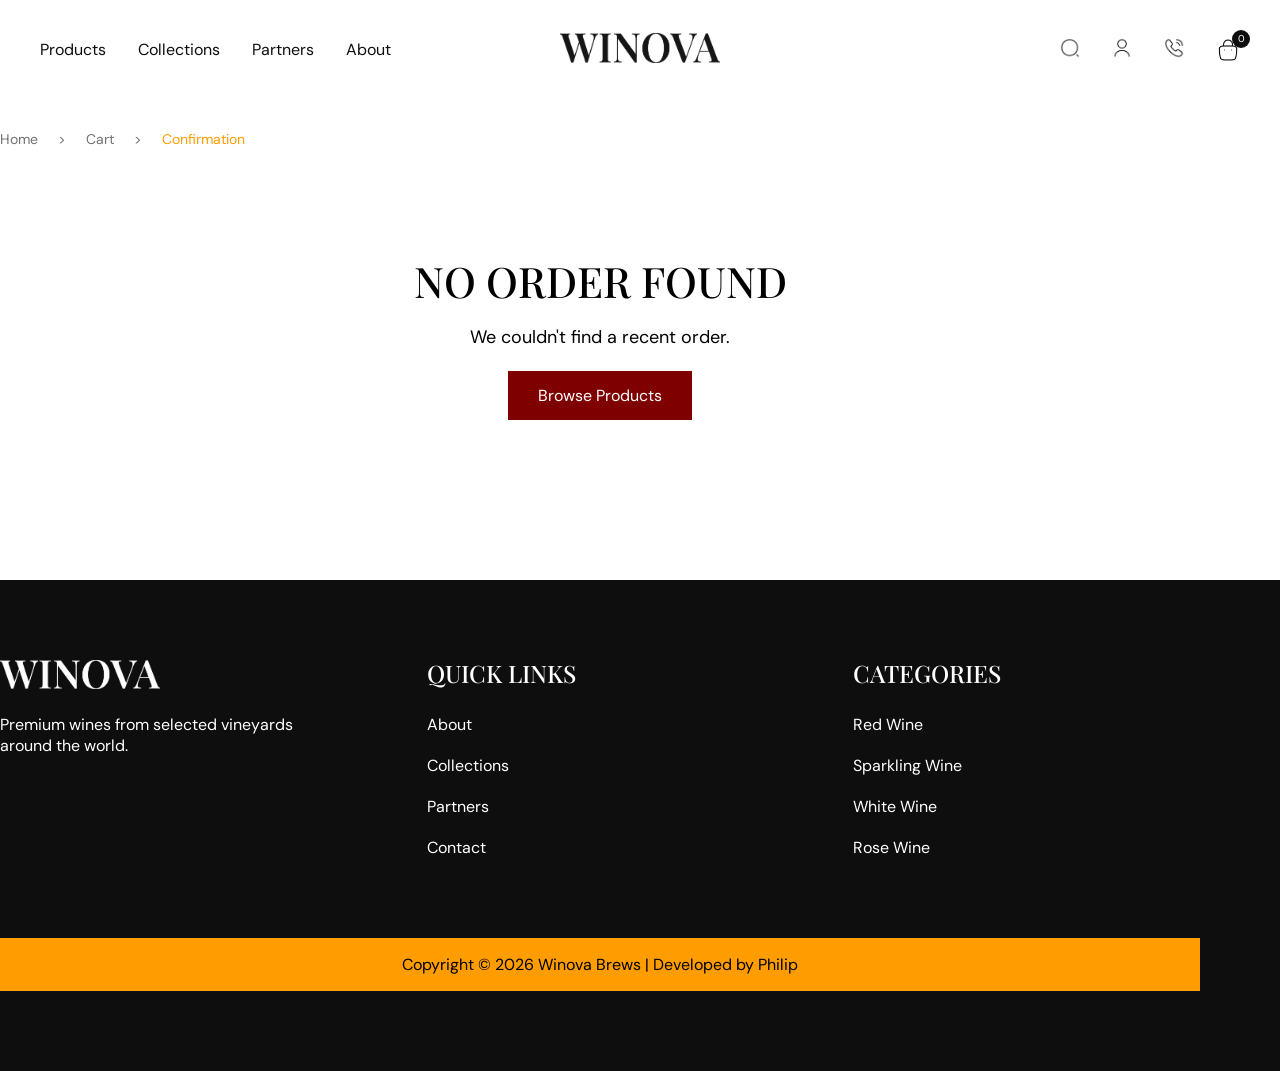
<file: confirm.html>
<!DOCTYPE html>
<html lang="en">
<head>
    <meta charset="UTF-8">
    <meta name="viewport" content="width=device-width, initial-scale=1.0">
    <link rel="stylesheet" href="css/style.css">
    <link rel="stylesheet" href="css/store.css">
    <link rel="icon" type="image/svg" href="/img/site/winova.svg">
    <title>Order Confirmaation | Winora Brewery</title>
</head>
<body>

    <!-- Header -->
    <header>

        <div class="layout horizontal">

            <!-- navigation -->
            <nav>
                <a href="products.html">Products</a>
                <a href="collection.html">Collections</a>
                <a href="partners.html">Partners</a>
                <a href="about.html">About</a>
            </nav>

            <!-- logo -->
            <div class="logo">
                <a href="index.html">
                    <img src="img/site/winova-b.png" alt="Winora">
                </a>
            </div>

            <!-- icons -->
            <div class="side-nav">
                <a href="search.html">
                    <img src="img/site/search.png" alt="search">
                </a>

                <a href="account.html">
                    <img src="img/site/user.png" alt="phone">
                </a>

                <a href="contact.html">
                    <img src="img/site/call.png" alt="phone">
                </a>
                
                <a href="cart.html" class="cart-icon">
                    <img src="img/site/cart.png" alt="cart">
                    <span id="cart-count">0</span>
                </a>
            </div>

        </div>

    </header>

    <main>

        <div class="bread layout horizontal">
            <a href="index.html" class="anch">Home</a>
            <p class="angle">></p>
            <a href="cart.html" class="anch">Cart</a>
            <p class="angle">></p>
            <p class="base">Confirmation</p>
        </div>

        <!-- Confirmation -->

        <section class="confirmation-section">

            <div class="layout">


                <!-- Success Message -->

                <div class="confirmation-header">

                    <div class="success-icon">

                        ✓

                    </div>


                    <p class="section-tag">
                        ORDER CONFIRMED
                    </p>


                    <h1>
                        Thank You for Your Order!
                    </h1>


                    <p>
                        Your order has been received and is
                        being prepared for delivery.
                    </p>


                    <div class="order-number">

                        <span>
                            Order Number
                        </span>

                        <strong id="order-number">
                            --
                        </strong>

                    </div>

                </div>



                <!-- Order Content -->

                <div class="confirmation-layout">


                    <!-- Order Details -->

                    <div class="confirmation-details">


                        <!-- Customer -->

                        <div class="confirmation-block">

                            <h3>
                                Customer Information
                            </h3>


                            <div class="customer-details">

                                <p>
                                    <strong>Name:</strong>

                                    <span id="customer-name">
                                        --
                                    </span>
                                </p>


                                <p>
                                    <strong>Email:</strong>

                                    <span id="customer-email">
                                        --
                                    </span>
                                </p>


                                <p>
                                    <strong>Phone:</strong>

                                    <span id="customer-phone">
                                        --
                                    </span>
                                </p>

                            </div>

                        </div>



                        <!-- Delivery -->

                        <div class="confirmation-block">

                            <h3>
                                Delivery Information
                            </h3>


                            <div class="customer-details">

                                <p>
                                    <strong>Address:</strong>

                                    <span id="customer-address">
                                        --
                                    </span>
                                </p>


                                <p>
                                    <strong>City:</strong>

                                    <span id="customer-city">
                                        --
                                    </span>
                                </p>


                                <p>
                                    <strong>State:</strong>

                                    <span id="customer-state">
                                        --
                                    </span>
                                </p>


                                <p>
                                    <strong>Shipping:</strong>

                                    <span id="shipping-method">
                                        --
                                    </span>
                                </p>

                            </div>

                        </div>



                        <!-- Payment -->

                        <div class="confirmation-block">

                            <h3>
                                Payment Method
                            </h3>


                            <p id="payment-method">
                                --
                            </p>

                        </div>

                    </div>



                    <!-- Order Summary -->

                    <aside class="confirmation-summary">

                        <h3>
                            Order Summary
                        </h3>


                        <div id="confirmation-items">

                            <!-- Items generated by JavaScript -->

                        </div>


                        <div class="summary-row">

                            <span>
                                Subtotal
                            </span>

                            <strong id="confirmation-subtotal">
                                ₦0
                            </strong>

                        </div>


                        <div class="summary-row">

                            <span>
                                Shipping
                            </span>

                            <strong id="confirmation-shipping">
                                ₦0
                            </strong>

                        </div>


                        <div class="summary-row summary-total">

                            <span>
                                Total
                            </span>

                            <strong id="confirmation-total">
                                ₦0
                            </strong>

                        </div>

                    </aside>

                </div>



                <!-- Actions -->

                <div class="confirmation-actions">

                    <a
                        href="products.html"
                        class="continue-shopping"
                    >
                        Continue Shopping
                    </a>

                    <a
                        href="index.html"
                        class="back-home"
                    >
                        Back to Home
                    </a>

                </div>


            </div>

        </section>



    </main>

    <footer>

        <div class="horizontal layout">
            <div class="foot-grid">
                <div class="foot">
                    <a href="index.html">
                        <img src="img/site/winova-w.png" alt="White Logo">
                    </a>
                    <p>Premium wines from selected vineyards around the world.</p>
                </div>

                <div class="foot">
                    <h6>Quick Links</h6>
                    <div class="nav">
                        <a href="about.html">About</a>
                        <a href="collection.html">Collections</a>
                        <a href="partners.html">Partners</a>
                        <a href="contact.html">Contact</a>
                    </div>
                </div>

                <div class="foot">
                    <h6>Categories</h6>
                    <div class="nav">
                        <a href="products.html?category=Red%20Wine">Red Wine</a>
                        <a href="products.html?category=Sparkling%20Wine">Sparkling Wine</a>
                        <a href="products.html?category=White%20Wine">White Wine</a>
                        <a href="products.html?category=Rosé">Rose Wine</a>
                    </div>
                </div>

                
            </div>
            

        </div>

        <div class="horizontal layout copyright">

            <p>Copyright © 2026 Winova Brews | Developed by Philip</p>

        </div>

    </footer>

    
    <!-- Scripts -->
    <script src="js/cart.js"></script>
    <script src="js/confirm.js"></script>
    
</body>
</html>
</file>
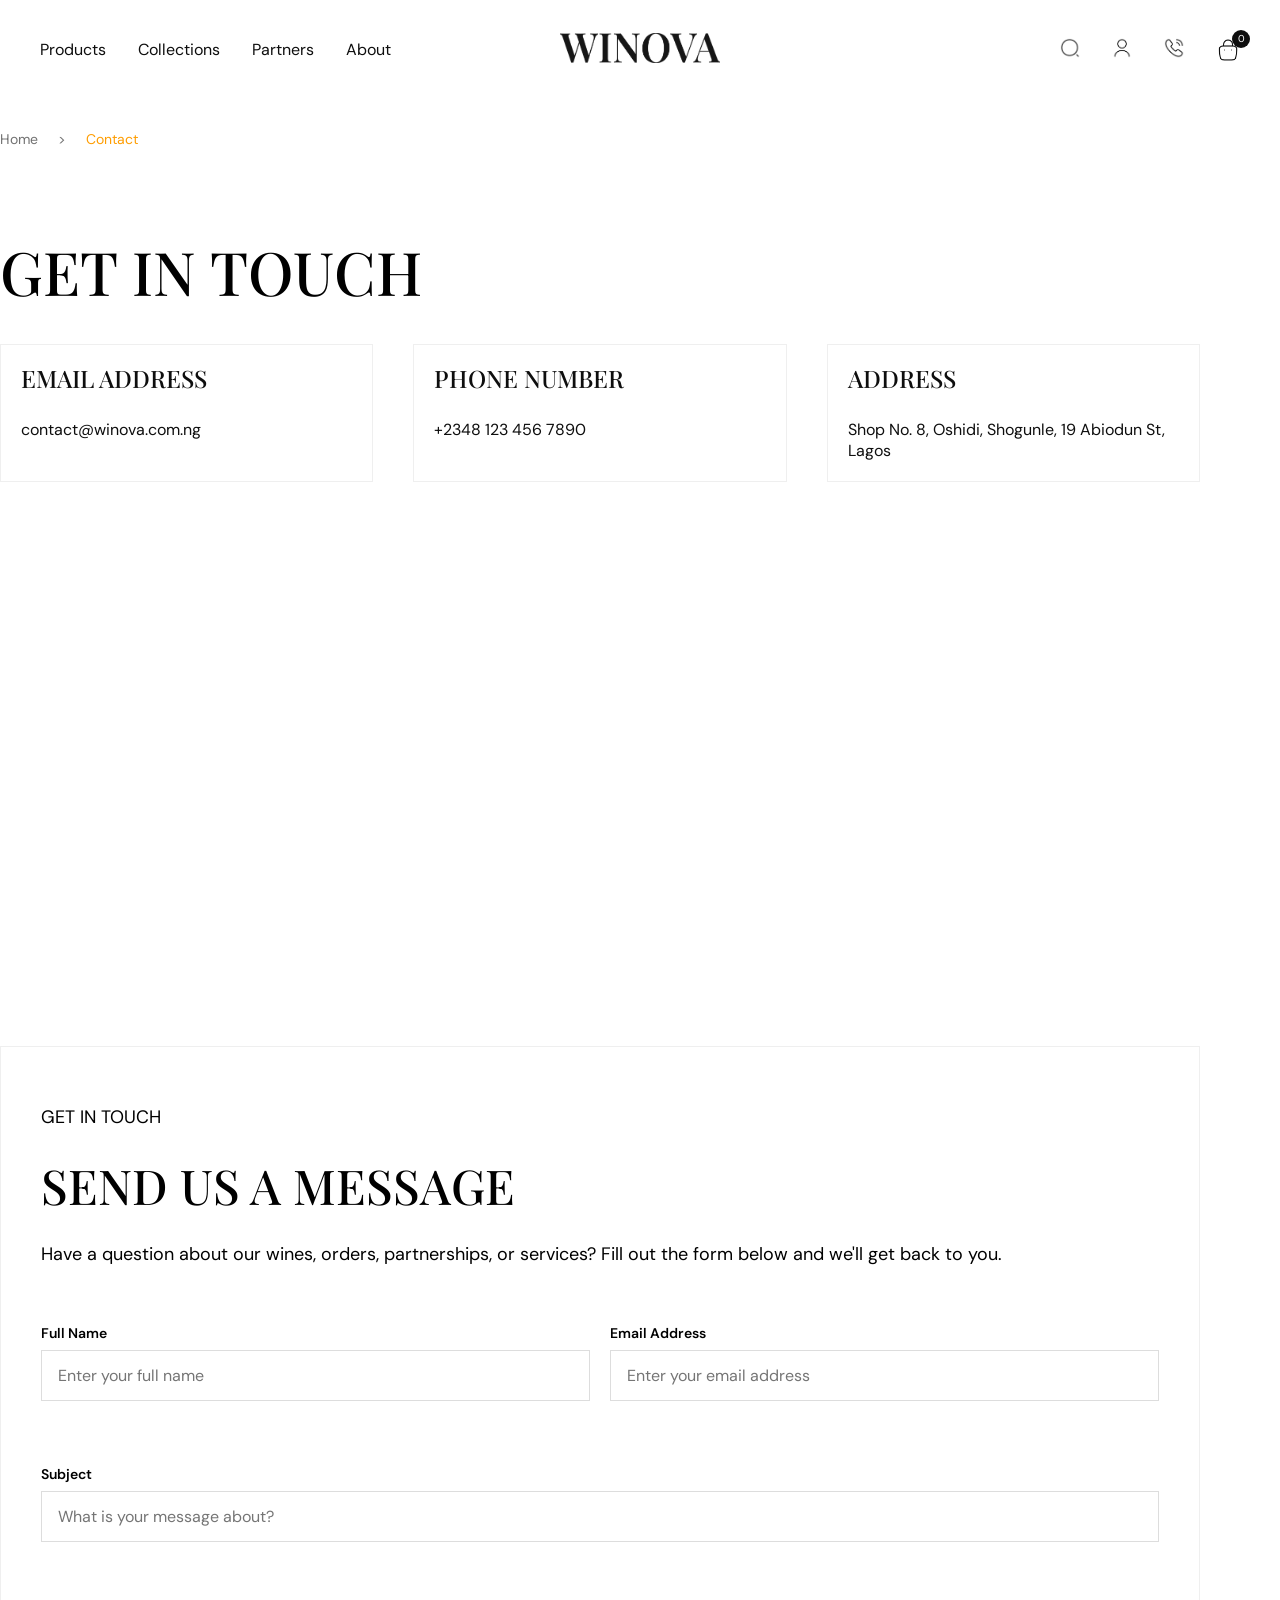
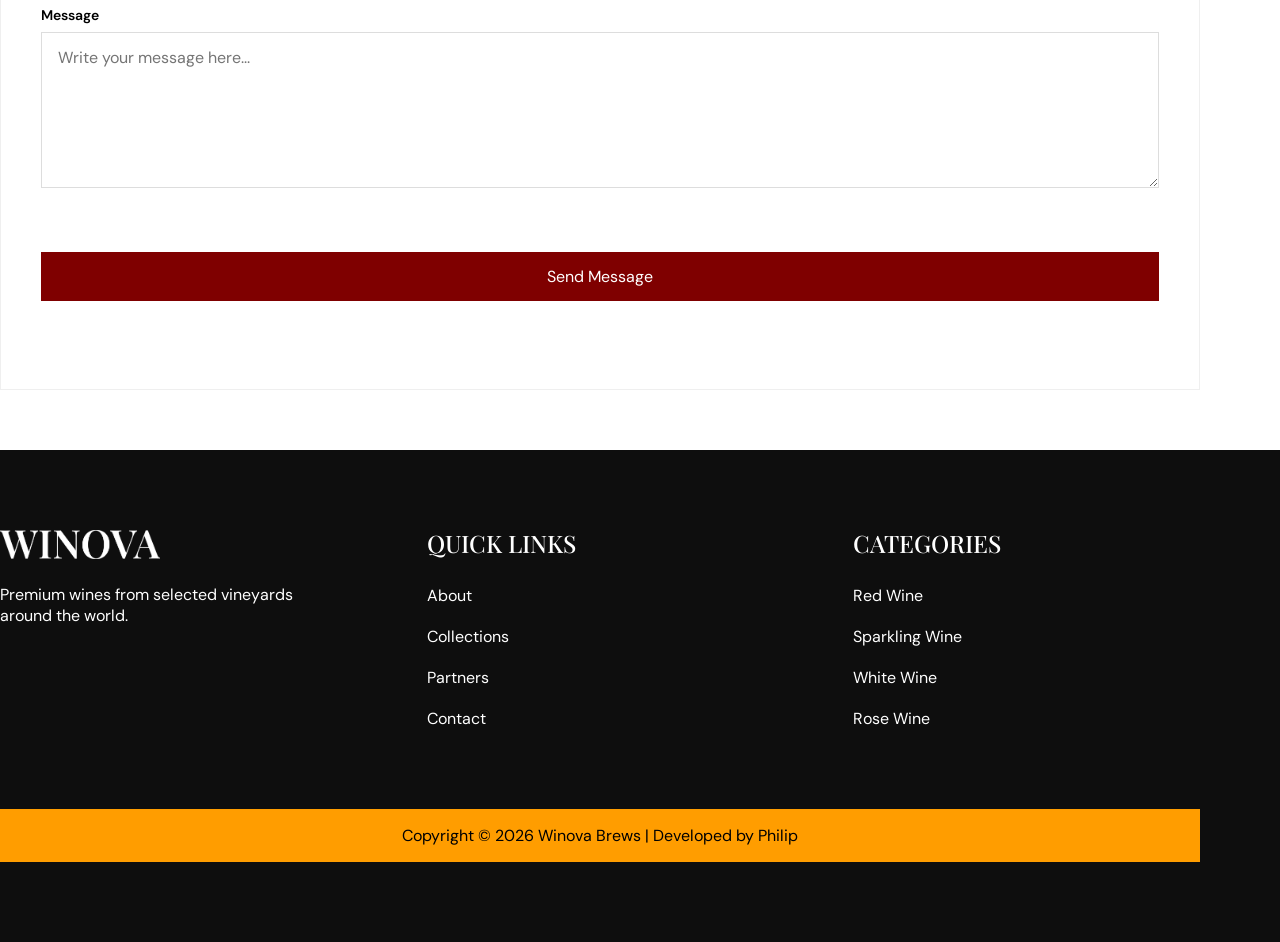
<file: contact.html>
<!DOCTYPE html>
<html lang="en">
<head>
    <meta charset="UTF-8">
    <meta name="viewport" content="width=device-width, initial-scale=1.0">
    <link rel="stylesheet" href="css/style.css">
    <link rel="stylesheet" href="css/store.css">
    <link rel="icon" type="image/svg" href="/img/site/winova.svg">
    <title>Contact | Winora Brewery</title>
</head>
<body>

    <!-- Header -->
    <header>

        <div class="layout horizontal">

            <!-- navigation -->
            <nav>
                <a href="products.html">Products</a>
                <a href="collection.html">Collections</a>
                <a href="partners.html">Partners</a>
                <a href="about.html">About</a>
            </nav>

            <!-- logo -->
            <div class="logo">
                <a href="index.html">
                    <img src="img/site/winova-b.png" alt="Winora">
                </a>
            </div>

            <!-- icons -->
            <div class="side-nav">
                <a href="search.html">
                    <img src="img/site/search.png" alt="search">
                </a>

                <a href="account.html">
                    <img src="img/site/user.png" alt="phone">
                </a>

                <a href="contact.html">
                    <img src="img/site/call.png" alt="phone">
                </a>
                
                <a href="cart.html" class="cart-icon">
                    <img src="img/site/cart.png" alt="cart">
                    <span id="cart-count">0</span>
                </a>
            </div>

        </div>

    </header>

    <main>

        <div class="bread layout horizontal">
            <a href="index.html" class="anch">Home</a>
            <p class="angle">></p>
            <p class="base">Contact</p>
        </div>


        <div class="contact horizontal layout">
            <div class="section-top">
                <h2>get in touch</h2>
            </div>

            <div class="contact-body">

                <div class="cnt-crd">
                    <h6>Email Address</h6>
                    <p>contact@winova.com.ng</p>
                </div>

                <div class="cnt-crd">
                    <h6>Phone Number</h6>
                    <p>+2348 123 456 7890</p>
                </div>

                <div class="cnt-crd">
                    <h6>Address</h6>
                    <p>Shop No. 8, Oshidi, Shogunle, 19 Abiodun St, Lagos</p>
                </div>

            </div>

            <div class="maps">
                <iframe src="https://www.google.com/maps/embed?pb=!1m18!1m12!1m3!1d3767.601412143689!2d3.3500988637542704!3d6.5565941200563005!2m3!1f0!2f0!3f0!3m2!1i1024!2i768!4f13.1!3m3!1m2!1s0x103b9203109ce71d%3A0x8804c4241e963ba!2sVineyard%20Wine!5e1!3m2!1sen!2sng!4v1787903541275!5m2!1sen!2sng"  allowfullscreen="" loading="lazy" referrerpolicy="strict-origin-when-cross-origin"></iframe>
            </div>

            <div class="contact-form">
                <div class="contact-form-content">

                    <p class="section-tag">GET IN TOUCH</p>

                    <h3>Send Us a Message</h3>

                    <p>
                        Have a question about our wines, orders, partnerships, or
                        services? Fill out the form below and we'll get back to you.
                    </p>

                </div>


                <form id="contact-form">

                    <div class="form-row">

                        <div class="form-group">
                            <label for="name">Full Name</label>

                            <input type="text" id="name" name="name"  placeholder="Enter your full name">

                            <small class="error-message" id="name-error"></small>
                        </div>


                        <div class="form-group">
                            <label for="email">Email Address</label>

                            <input
                                type="email"
                                id="email"
                                name="email"
                                placeholder="Enter your email address"
                            >

                            <small class="error-message" id="email-error"></small>
                        </div>

                    </div>


                    <div class="form-group">
                        <label for="subject">Subject</label>

                        <input
                            type="text"
                            id="subject"
                            name="subject"
                            placeholder="What is your message about?"
                        >

                        <small class="error-message" id="subject-error"></small>
                    </div>


                    <div class="form-group">
                        <label for="message">Message</label>

                        <textarea
                            id="message"
                            name="message"
                            rows="6"
                            placeholder="Write your message here..."
                        ></textarea>

                        <small class="error-message" id="message-error"></small>
                    </div>


                    <button type="submit" class="submit-button">
                        Send Message
                    </button>

                    <p id="form-success" class="form-success"></p>

                </form>
            </div>
            

        </div>
        
        
    </main>

    <footer>

        <div class="horizontal layout">
            <div class="foot-grid">
                <div class="foot">
                    <a href="index.html">
                        <img src="img/site/winova-w.png" alt="White Logo">
                    </a>
                    <p>Premium wines from selected vineyards around the world.</p>
                </div>

                <div class="foot">
                    <h6>Quick Links</h6>
                    <div class="nav">
                        <a href="about.html">About</a>
                        <a href="collection.html">Collections</a>
                        <a href="partners.html">Partners</a>
                        <a href="contact.html">Contact</a>
                    </div>
                </div>

                <div class="foot">
                    <h6>Categories</h6>
                    <div class="nav">
                        <a href="products.html?category=Red%20Wine">Red Wine</a>
                        <a href="products.html?category=Sparkling%20Wine">Sparkling Wine</a>
                        <a href="products.html?category=White%20Wine">White Wine</a>
                        <a href="products.html?category=Rosé">Rose Wine</a>
                    </div>
                </div>

                
            </div>
            

        </div>

        <div class="horizontal layout copyright">

            <p>Copyright © 2026 Winova Brews | Developed by Philip</p>

        </div>

    </footer>

    
    <!-- Scripts -->
    <script src="js/contact.js"></script>
    <script src="js/cart.js"></script>
    
</body>
</html>
</file>
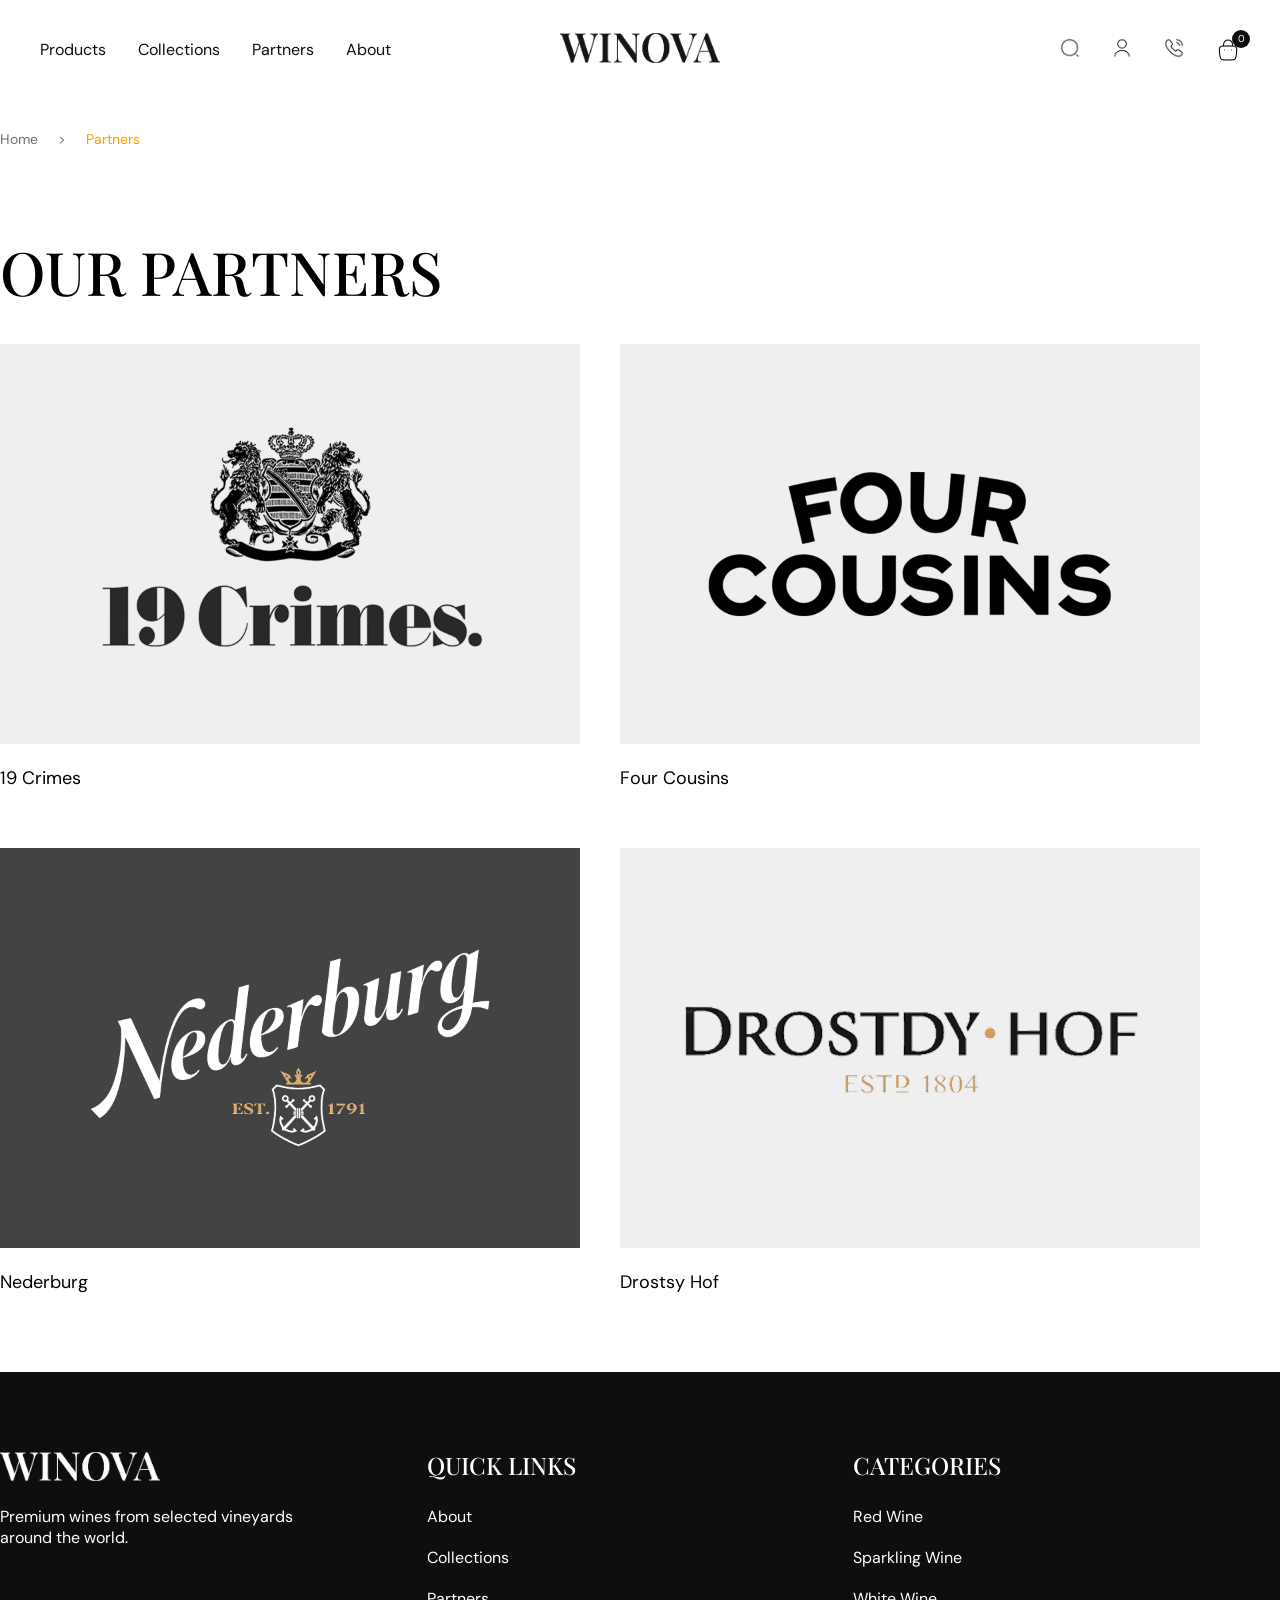
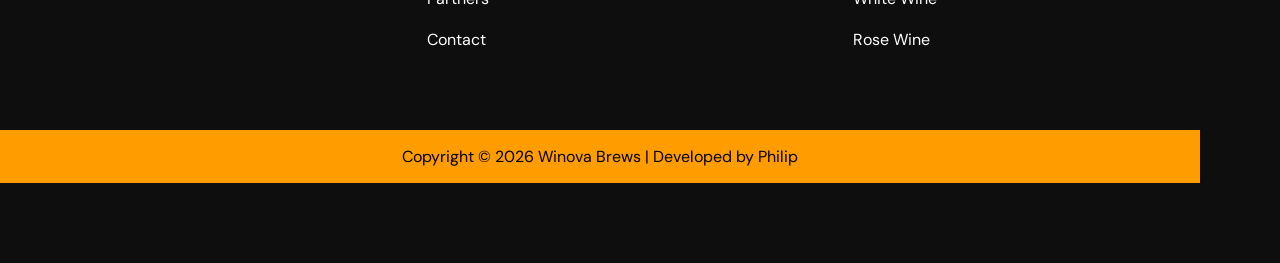
<file: partners.html>
<!DOCTYPE html>
<html lang="en">
<head>
    <meta charset="UTF-8">
    <meta name="viewport" content="width=device-width, initial-scale=1.0">
    <link rel="stylesheet" href="css/style.css">
    <link rel="stylesheet" href="css/store.css">
    <link rel="icon" type="image/svg" href="/img/site/winova.svg">
    <title>Partners | Winora Brewery</title>
</head>
<body>

    <!-- Header -->
    <header>

        <div class="layout horizontal">

            <!-- navigation -->
            <nav>
                <a href="products.html">Products</a>
                <a href="collection.html">Collections</a>
                <a href="partners.html">Partners</a>
                <a href="about.html">About</a>
            </nav>

            <!-- logo -->
            <div class="logo">
                <a href="index.html">
                    <img src="img/site/winova-b.png" alt="Winora">
                </a>
            </div>

            <!-- icons -->
            <div class="side-nav">
                <a href="search.html">
                    <img src="img/site/search.png" alt="search">
                </a>

                <a href="account.html">
                    <img src="img/site/user.png" alt="phone">
                </a>

                <a href="contact.html">
                    <img src="img/site/call.png" alt="phone">
                </a>
                
                <a href="cart.html" class="cart-icon">
                    <img src="img/site/cart.png" alt="cart">
                    <span id="cart-count">0</span>
                </a>
            </div>

        </div>

    </header>

    <main>

        <div class="bread layout horizontal">
            <a href="index.html" class="anch">Home</a>
            <p class="angle">></p>
            <p class="base">Partners</p>
        </div>

        
        <!-- All Partners -->
        <div class="featured">
            <div class="layout vertical ver-feature">
                <div class="section-top">
                    <h2 id="products-title">Our Partners</h2>
                </div>

                <div class="ptn">
                    <div class="ptn-card">
                        <img src="img/partners/p01.png" alt="">
                        <p>19 Crimes</p>
                    </div>

                    <div class="ptn-card">
                        <img src="img/partners/p02.png" alt="">
                        <p>Four Cousins</p>
                    </div>

                    <div class="ptn-card">
                        <img src="img/partners/p03.png" alt="">
                        <p>Nederburg</p>
                    </div>

                    <div class="ptn-card">
                        <img src="img/partners/p04.png" alt="">
                        <p>Drostsy Hof</p>
                    </div>
                </div>
            </div>
        </div>



    </main>

    <footer>

        <div class="horizontal layout">
            <div class="foot-grid">
                <div class="foot">
                    <a href="index.html">
                        <img src="img/site/winova-w.png" alt="White Logo">
                    </a>
                    <p>Premium wines from selected vineyards around the world.</p>
                </div>

                <div class="foot">
                    <h6>Quick Links</h6>
                    <div class="nav">
                        <a href="about.html">About</a>
                        <a href="collection.html">Collections</a>
                        <a href="partners.html">Partners</a>
                        <a href="contact.html">Contact</a>
                    </div>
                </div>

                <div class="foot">
                    <h6>Categories</h6>
                    <div class="nav">
                        <a href="products.html?category=Red%20Wine">Red Wine</a>
                        <a href="products.html?category=Sparkling%20Wine">Sparkling Wine</a>
                        <a href="products.html?category=White%20Wine">White Wine</a>
                        <a href="products.html?category=Rosé">Rose Wine</a>
                    </div>
                </div>

                
            </div>
            

        </div>

        <div class="horizontal layout copyright">

            <p>Copyright © 2026 Winova Brews | Developed by Philip</p>

        </div>

    </footer>

    
    <!-- Scripts -->
    <script src="js/cart.js"></script> 
    
</body>
</html>
</file>
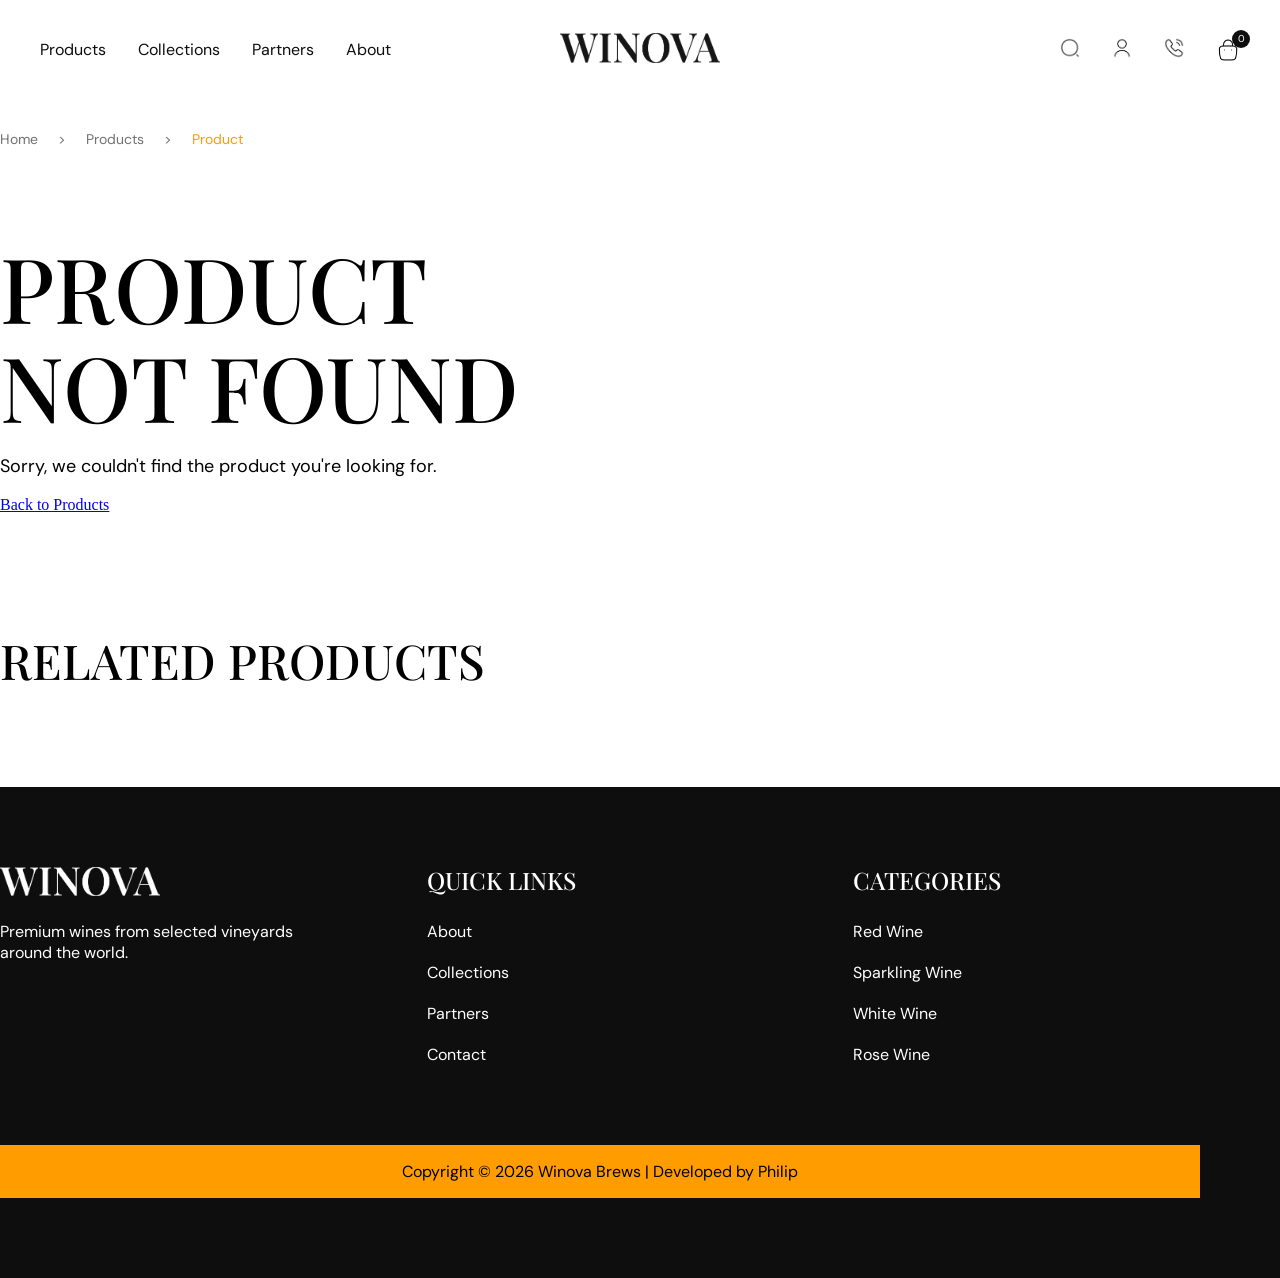
<file: product.html>
<!DOCTYPE html>
<html lang="en">
<head>
    <meta charset="UTF-8">
    <meta name="viewport" content="width=device-width, initial-scale=1.0">
    <link rel="stylesheet" href="css/style.css">
    <link rel="stylesheet" href="css/store.css">
    <link rel="icon" type="image/svg" href="/img/site/winova.svg">
    <title>Products | Winora Brewery</title>
</head>
<body>

    <!-- Header -->
    <header>

        <div class="layout horizontal">

            <!-- navigation -->
            <nav>
                <a href="products.html">Products</a>
                <a href="collection.html">Collections</a>
                <a href="partners.html">Partners</a>
                <a href="about.html">About</a>
            </nav>

            <!-- logo -->
            <div class="logo">
                <a href="index.html">
                    <img src="img/site/winova-b.png" alt="Winora">
                </a>
            </div>

            <!-- icons -->
            <div class="side-nav">
                <a href="search.html">
                    <img src="img/site/search.png" alt="search">
                </a>

                <a href="account.html">
                    <img src="img/site/user.png" alt="phone">
                </a>

                <a href="contact.html">
                    <img src="img/site/call.png" alt="phone">
                </a>
                
                <a href="cart.html" class="cart-icon">
                    <img src="img/site/cart.png" alt="cart">
                    <span id="cart-count">0</span>
                </a>
            </div>

        </div>

    </header>

    <main>
        <div class="bread layout horizontal">
            <a href="index.html" class="anch">Home</a>
            <p class="angle">></p>
            <a href="products.html" class="anch">Products</a>
            <p class="angle">></p>
            <p class="base" id="breadcrumb-product">Product</p>
        </div>

        <!-- Product  Details -->
        <div class="featured">
            <div class="layout vertical ver-feature">
                <div class="container">

                    <div id="product-details">
                        <!-- Product details will be inserted by JavaScript -->
                    </div>

                </div>
            </div>
        </div>

        <!-- Related -->
        <div class="featured">
            <div class="layout vertical ver-feature">
                <div class="section-top">
                    <h3>Related products</h3>
                </div>

                <div class="container">
                    <div class="product-grid" id="related-products">
                    <!-- Related products will be inserted here -->
            </div>
        </div>
            </div>
        </div>

        

    </main>

    <footer>

        <div class="horizontal layout">
            <div class="foot-grid">
                <div class="foot">
                    <a href="index.html">
                        <img src="img/site/winova-w.png" alt="White Logo">
                    </a>
                    <p>Premium wines from selected vineyards around the world.</p>
                </div>

                <div class="foot">
                    <h6>Quick Links</h6>
                    <div class="nav">
                        <a href="about.html">About</a>
                        <a href="collection.html">Collections</a>
                        <a href="partners.html">Partners</a>
                        <a href="contact.html">Contact</a>
                    </div>
                </div>

                <div class="foot">
                    <h6>Categories</h6>
                    <div class="nav">
                        <a href="products.html?category=Red%20Wine">Red Wine</a>
                        <a href="products.html?category=Sparkling%20Wine">Sparkling Wine</a>
                        <a href="products.html?category=White%20Wine">White Wine</a>
                        <a href="products.html?category=Rosé">Rose Wine</a>
                    </div>
                </div>

                
            </div>
            

        </div>

        <div class="horizontal layout copyright">

            <p>Copyright © 2026 Winova Brews | Developed by Philip</p>

        </div>

    </footer>

    
    <!-- Scripts -->
    <script src="js/products.js"></script>
    <script src="js/cart.js"></script>
    <script src="js/product.js"></script>
    
</body>
</html>
</file>
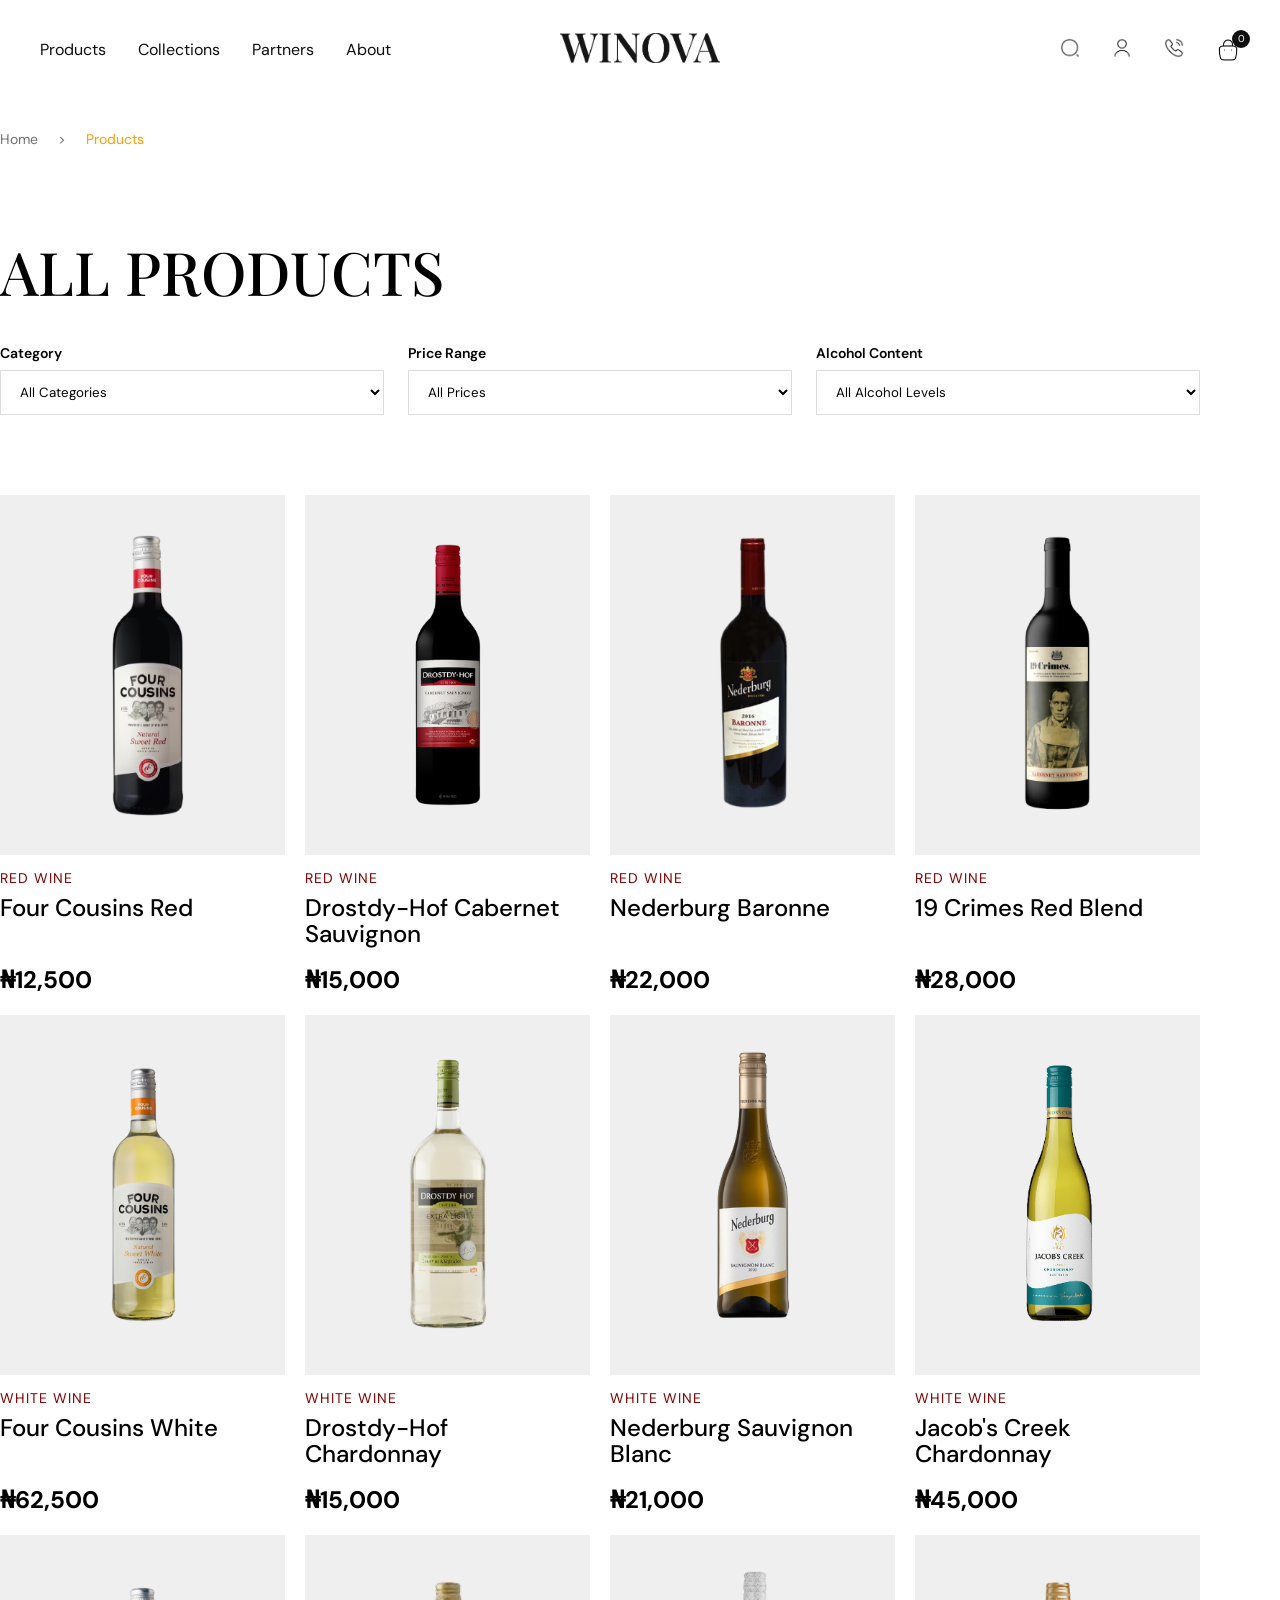
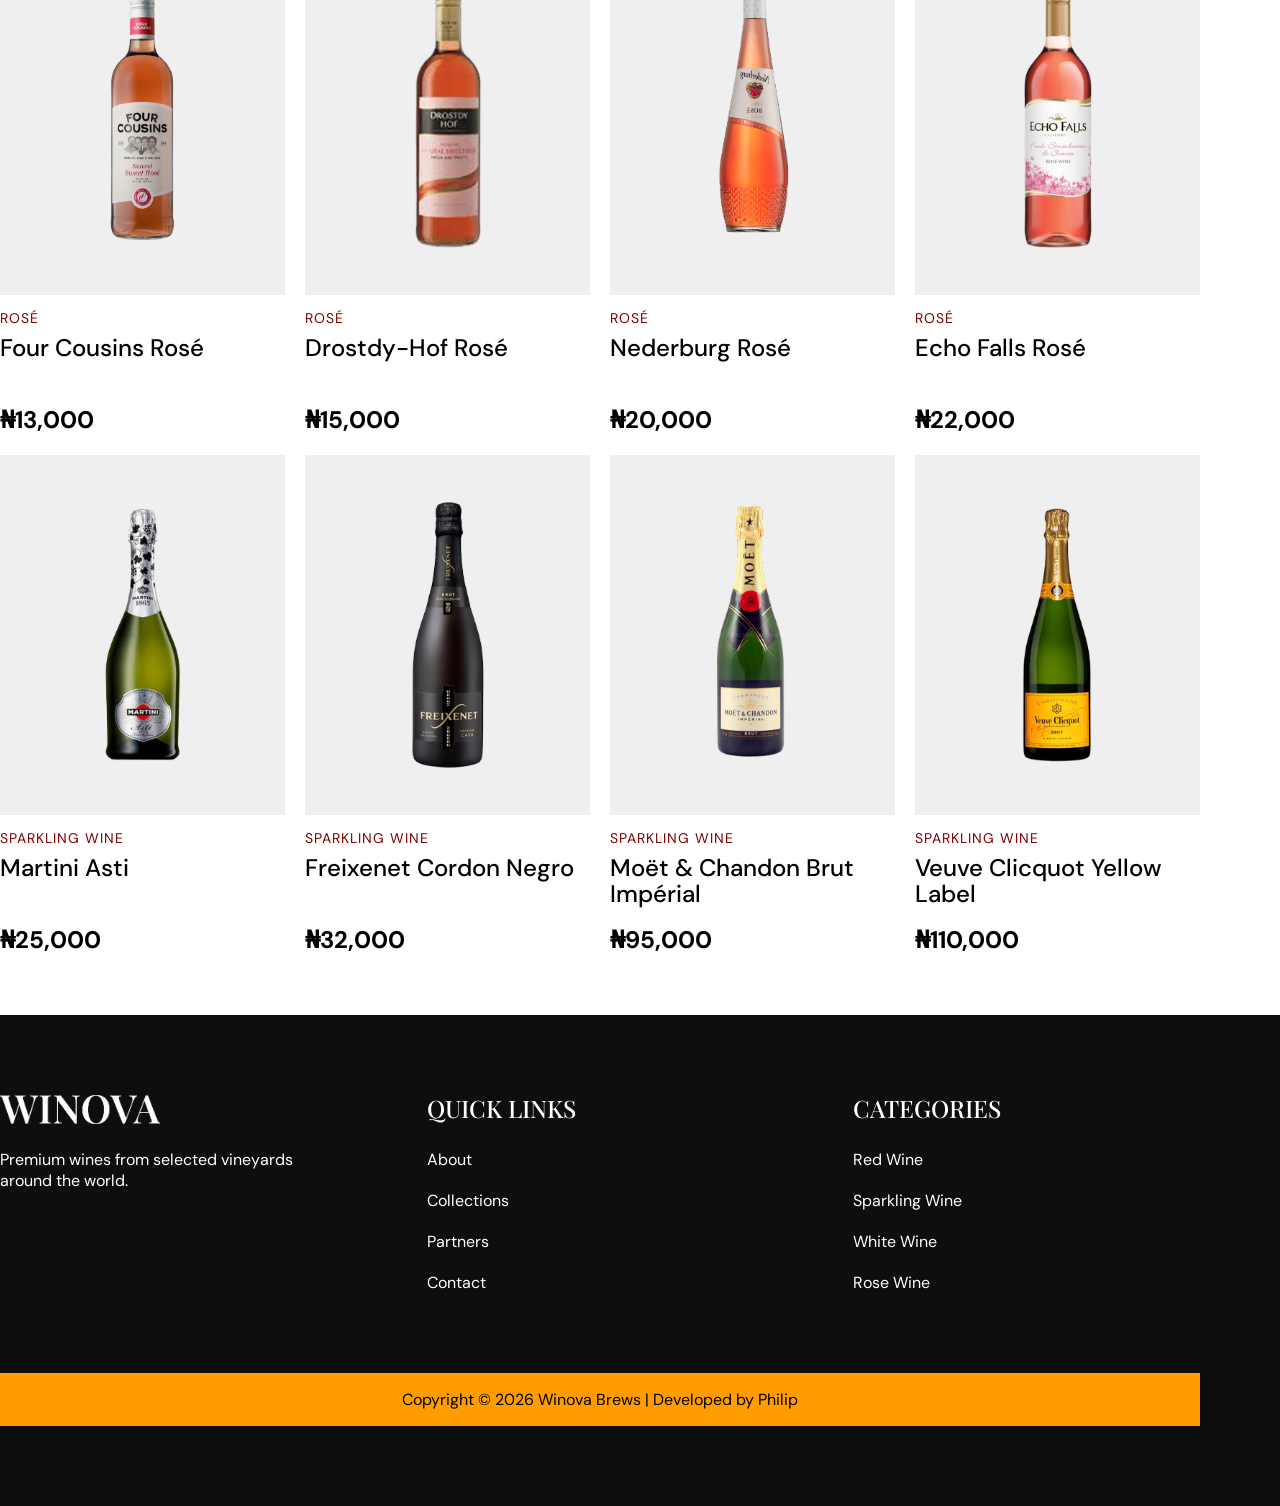
<file: products.html>
<!DOCTYPE html>
<html lang="en">
<head>
    <meta charset="UTF-8">
    <meta name="viewport" content="width=device-width, initial-scale=1.0">
    <link rel="stylesheet" href="css/style.css">
    <link rel="stylesheet" href="css/store.css">
    <link rel="icon" type="image/svg" href="/img/site/winova.svg">
    <title>Products | Winora Brewery</title>
</head>
<body>

    <!-- Header -->
    <header>

        <div class="layout horizontal">

            <!-- navigation -->
            <nav>
                <a href="products.html">Products</a>
                <a href="collection.html">Collections</a>
                <a href="partners.html">Partners</a>
                <a href="about.html">About</a>
            </nav>

            <!-- logo -->
            <div class="logo">
                <a href="index.html">
                    <img src="img/site/winova-b.png" alt="Winora">
                </a>
            </div>

            <!-- icons -->
            <div class="side-nav">
                <a href="search.html">
                    <img src="img/site/search.png" alt="search">
                </a>

                <a href="account.html">
                    <img src="img/site/user.png" alt="phone">
                </a>

                <a href="contact.html">
                    <img src="img/site/call.png" alt="phone">
                </a>
                
                <a href="cart.html" class="cart-icon">
                    <img src="img/site/cart.png" alt="cart">
                    <span id="cart-count">0</span>
                </a>
            </div>

        </div>

    </header>

    <main>
        <div class="bread layout horizontal">
            <a href="index.html" class="anch">Home</a>
            <p class="angle">></p>
            <p class="base">Products</p>
        </div>

        

        <!-- All Products -->
        <div class="featured">
            <div class="layout vertical ver-feature">
                <div class="section-top">
                    <h2 id="products-title">All products</h2>
                </div>

                <div class="product-filters">

                    <!-- Category -->
                    <div class="filter-group">
                        <label for="category-filter">Category</label>

                        <select id="category-filter">
                            <option value="all">All Categories</option>
                            <option value="Red Wine">Red Wine</option>
                            <option value="White Wine">White Wine</option>
                            <option value="Rosé">Rosé Wine</option>
                            <option value="Sparkling Wine">Sparkling Wine</option>
                        </select>
                    </div>


                    <!-- Price -->
                    <div class="filter-group">
                        <label for="price-filter">Price Range</label>

                        <select id="price-filter">
                            <option value="all">All Prices</option>
                            <option value="0-10000">Under ₦10,000</option>
                            <option value="10000-20000">₦10,000 - ₦20,000</option>
                            <option value="20000-50000">₦20,000 - ₦30,000</option>
                            <option value="50000-999999">Above ₦30,000</option>
                        </select>
                    </div>


                    <!-- Alcohol -->
                    <div class="filter-group">
                        <label for="alcohol-filter">Alcohol Content</label>

                        <select id="alcohol-filter">
                            <option value="all">All Alcohol Levels</option>
                            <option value="0-10">Below 10%</option>
                            <option value="10-13">10% - 13%</option>
                            <option value="13-15">13% - 15%</option>
                            <option value="15-100">Above 15%</option>
                        </select>
                    </div>

                </div>

                <div class="product-grid" id="all-products">
                    <!-- All products will be inserted here -->
                </div>
            </div>
        </div>

        <footer>

        <div class="horizontal layout">
            <div class="foot-grid">
                <div class="foot">
                    <a href="index.html">
                        <img src="img/site/winova-w.png" alt="White Logo">
                    </a>
                    <p>Premium wines from selected vineyards around the world.</p>
                </div>

                <div class="foot">
                    <h6>Quick Links</h6>
                    <div class="nav">
                        <a href="about.html">About</a>
                        <a href="collection.html">Collections</a>
                        <a href="partners.html">Partners</a>
                        <a href="contact.html">Contact</a>
                    </div>
                </div>

                <div class="foot">
                    <h6>Categories</h6>
                    <div class="nav">
                        <a href="products.html?category=Red%20Wine">Red Wine</a>
                        <a href="products.html?category=Sparkling%20Wine">Sparkling Wine</a>
                        <a href="products.html?category=White%20Wine">White Wine</a>
                        <a href="products.html?category=Rosé">Rose Wine</a>
                    </div>
                </div>

                
            </div>
            

        </div>

        <div class="horizontal layout copyright">

            <p>Copyright © 2026 Winova Brews | Developed by Philip</p>

        </div>

    </footer>

    </main>

    
    <!-- Scripts -->
    <script src="js/products.js"></script>
    
    <script src="js/app.js"></script>
    <script src="js/cart.js"></script>
</body>
</html>
</file>
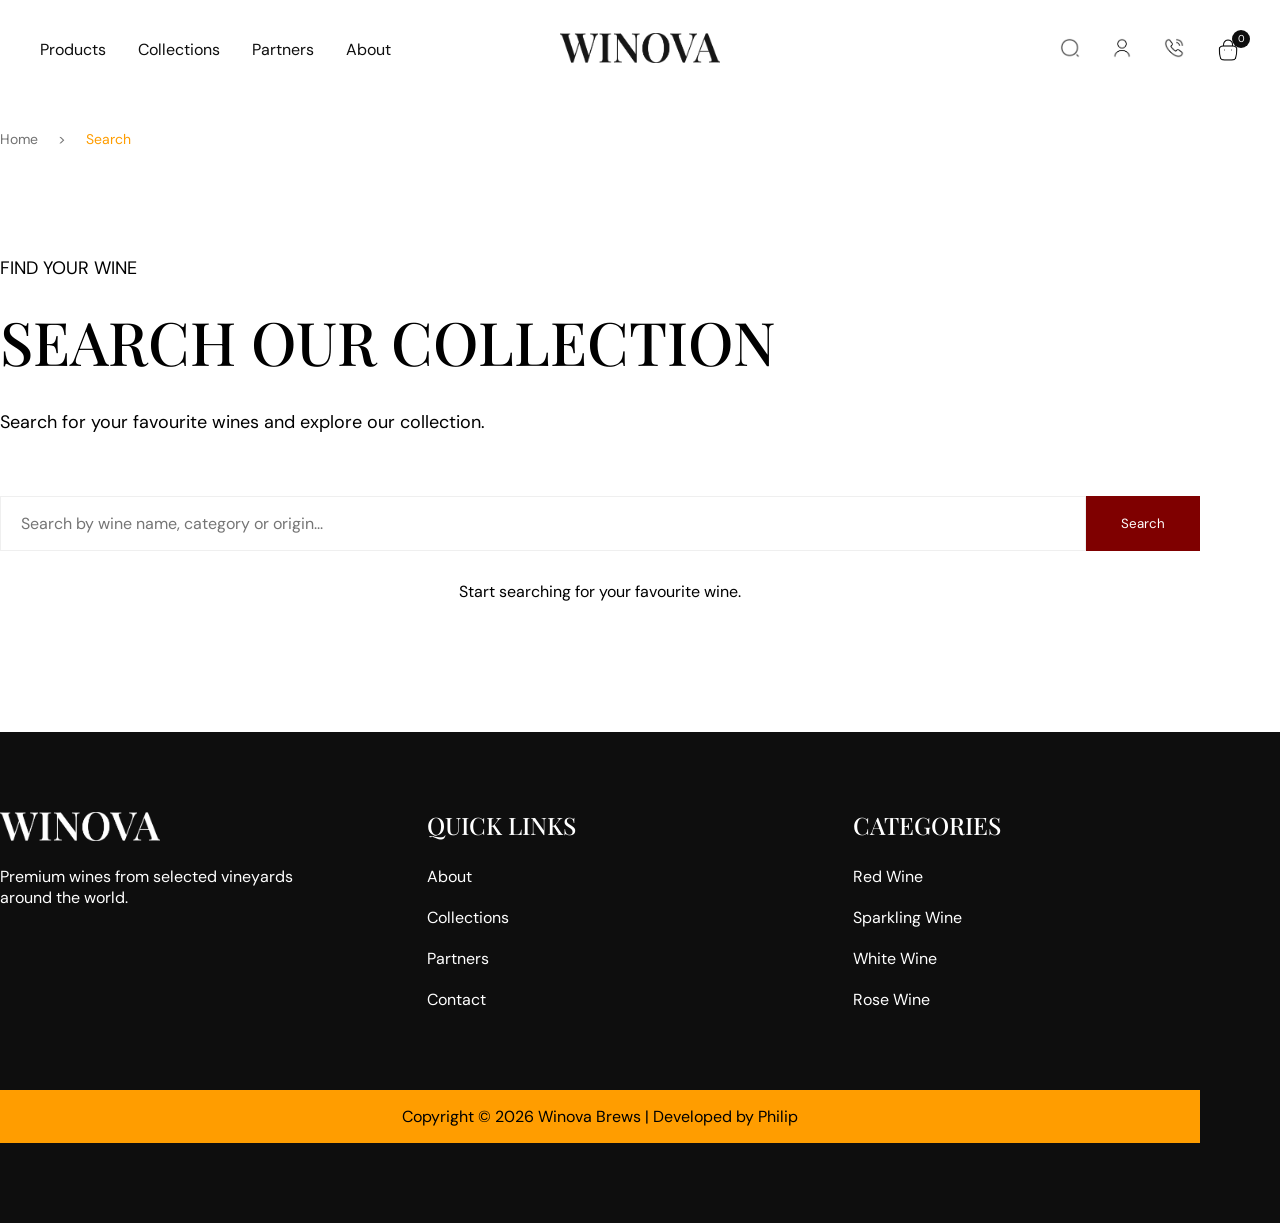
<file: search.html>
<!DOCTYPE html>
<html lang="en">
<head>
    <meta charset="UTF-8">
    <meta name="viewport" content="width=device-width, initial-scale=1.0">
    <link rel="stylesheet" href="css/style.css">
    <link rel="stylesheet" href="css/store.css">
    <link rel="icon" type="image/svg" href="/img/site/winova.svg">
    <title>Products | Winora Brewery</title>
</head>
<body>

    <!-- Header -->
    <header>

        <div class="layout horizontal">

            <!-- navigation -->
            <nav>
                <a href="products.html">Products</a>
                <a href="collection.html">Collections</a>
                <a href="partners.html">Partners</a>
                <a href="about.html">About</a>
            </nav>

            <!-- logo -->
            <div class="logo">
                <a href="index.html">
                    <img src="img/site/winova-b.png" alt="Winora">
                </a>
            </div>

            <!-- icons -->
            <div class="side-nav">
                <a href="search.html">
                    <img src="img/site/search.png" alt="search">
                </a>

                <a href="account.html">
                    <img src="img/site/user.png" alt="phone">
                </a>

                <a href="contact.html">
                    <img src="img/site/call.png" alt="phone">
                </a>
                
                <a href="cart.html" class="cart-icon">
                    <img src="img/site/cart.png" alt="cart">
                    <span id="cart-count">0</span>
                </a>
            </div>

        </div>

    </header>

    <main>

        <!-- Breadcrumb -->
        <div class="bread layout horizontal">
            <a href="index.html" class="anch">Home</a>
            <p class="angle">></p>
            <p class="base">Search</p>

        </div>


        <!-- Search Section -->

        <section class="search-section">

            <div class="layout vertical">

                <div class="section-top">

                    <p class="section-tag">
                        FIND YOUR WINE
                    </p>

                    <h2>
                        Search Our Collection
                    </h2>

                    <p>
                        Search for your favourite wines and explore
                        our collection.
                    </p>

                </div>


                <!-- Search Form -->

                <form id="search-form" class="search-form">

                    <input
                        type="text"
                        id="search-input"
                        placeholder="Search by wine name, category or origin..."
                        autocomplete="off"
                    >

                    <button type="submit">
                        Search
                    </button>

                </form>


                <!-- Results Information -->

                <div id="search-message" class="search-message">

                    Start searching for your favourite wine.

                </div>


                <!-- Search Results -->

                <div
                    id="search-results"
                    class="search-results"
                >

                    <!-- Results will be generated by JavaScript -->

                </div>

            </div>

        </section>

    </main>

    <footer>

        <div class="horizontal layout">
            <div class="foot-grid">
                <div class="foot">
                    <a href="index.html">
                        <img src="img/site/winova-w.png" alt="White Logo">
                    </a>
                    <p>Premium wines from selected vineyards around the world.</p>
                </div>

                <div class="foot">
                    <h6>Quick Links</h6>
                    <div class="nav">
                        <a href="about.html">About</a>
                        <a href="collection.html">Collections</a>
                        <a href="partners.html">Partners</a>
                        <a href="contact.html">Contact</a>
                    </div>
                </div>

                <div class="foot">
                    <h6>Categories</h6>
                    <div class="nav">
                        <a href="products.html?category=Red%20Wine">Red Wine</a>
                        <a href="products.html?category=Sparkling%20Wine">Sparkling Wine</a>
                        <a href="products.html?category=White%20Wine">White Wine</a>
                        <a href="products.html?category=Rosé">Rose Wine</a>
                    </div>
                </div>

                
            </div>
            

        </div>

        <div class="horizontal layout copyright">

            <p>Copyright © 2026 Winova Brews | Developed by Philip</p>

        </div>

    </footer>

    
    <!-- Scripts -->
    <script src="js/products.js"></script>
    <script src="js/cart.js"></script>
    <script src="js/search.js"></script>
    
</body>
</html>
</file>
<file: css/style.css>
/* Site Design and Global Settings */

@import url('https://fonts.googleapis.com/css2?family=DM+Sans:ital,opsz,wght@0,9..40,100..1000;1,9..40,100..1000&family=Playfair+Display:ital,wght@0,400..900;1,400..900&display=swap');

* {
    /* margin: 0;
    padding: 0; */
    box-sizing: border-box;
}


:root {
    --headfont: "Playfair Display", serif;
    --bodyfont: "DM Sans", sans-serif;
    --headsize: 48px;
    --bodysize: 18px;
    --black: #0e0e0e;
    --white: #ffffff;
    --grey: #717171;
    --lightgrey: #efefef;
    --red: #7f0000;
    --yellow: #ff9d00;
    --line: 110%;
}

body {
    margin: 0;
    padding: 0;
    justify-content: center;
    width: 100%;
}

.layout {
    width: 1200px;
    align-self: center;
    justify-self: center;
}

.horizontal {
    display: flex;
    flex-direction: row;
    align-items: center;
    justify-content: space-between;
}

.vertical {
    display: flex;
    flex-direction: column;
    align-items: center;
    justify-content: center;
}

h1, h2, h3, h4, h5, h6 {
    font-family: var(--headfont);
    font-weight: 500;
    text-transform: uppercase;
    line-height: var(--line);
    margin: 0;
    padding: 0;
}

h1 {
    font-size: 90px;
}

h2 {
    font-size: 60px;
}

h3 {
    font-size: 48px;
}

h4 {
    font-size: 36px;
}

h5 {
    font-size: 28px;
}

h6 {
    font-size: 24px;
}

p {
    font-family: var(--bodyfont);
    font-size: var(--bodysize);
    font-weight: 400;
}

.bread {
    display: flex;
    justify-content: left;
    gap: 20px;
    padding: 16px 0;
}

.anch, .angle {
    color: var(--grey);
    font-size: 14px;
    font-family: var(--bodyfont);
    text-decoration: none;
}

.base {
    color: var(--yellow);
    font-size: 14px;
    font-family: var(--bodyfont);
}




/* Header */

header {
    display: flex;
    height: 100px;
    align-items: center;
    justify-content: center;
}

header .logo {
    width: 160px;
}

.logo img {
    width: 100%;
}

nav {
    width: 440px;
    width: 440px;
    display: flex;
    flex-direction: row;
    gap: 32px;
    justify-content: start;
}

nav a {
    font-family: var(--bodyfont);
    font-size: 16px;
    text-decoration: none;
    color: var(--black);
}

nav a:hover, nav a:active {
    color: var(--yellow);
}

.side-nav {
    width: 440px;
    display: flex;
    flex-direction: row;
    gap: 32px;
    justify-content: end;
} 

.side-nav img {
    width: 20px;
}





/* Footer */

footer {
    background-color: var(--black);
    padding: 80px 0;
}

.foot-grid {
    width: 100%;
    display: grid;
    grid-template-columns: repeat(3, 1fr);
    gap: 80px;
}

.foot {
    width: 100%;
    display: flex;
    flex-direction: column;
    gap: 20px;
}

.foot p, .foot a {
    color: var(--white);
    text-decoration: none;
    font-family: var(--bodyfont);
    font-size: 16px;
    padding: 0;
    margin: 0;
}

.foot h6 {
    color: var(--white);
    padding-bottom: 8px;
}

.foot img {
    width: 160px;
}

.nav {
    display: flex;
    flex-direction: column;
    gap: 20px;
}

.copyright {
    background-color: var(--yellow);
    margin-top: 80px;
    padding: 16px;
    display: flex;
    justify-content: center;
}

.copyright p {
    font-size: 16px;
    margin: 0;
    padding: 0;
    text-align: center;
}





/* Homepage */

.hero {
    width: 100%;
    display: flex;
    flex-direction: row; 
}

.left {
    width: 50%;
    display: flex;
    flex-direction: row;
    justify-content: end;
    align-items: center;
    padding: 50px 0;
    background-color: var(--lightgrey);  
}

.left .box {
    box-sizing: border-box;
    width: 540px;
    display: flex;
    flex-direction: column;
    justify-content: space-between;
    margin-right: 60px;
    height: 540px;
}

.right {
    width: 50%;
    height: 640px;
}

.right img {
    width: 100%;
    height: 640px;
    object-fit: cover;
}

.featured {
    padding: 60px 0;
}

.ver-feature {
    gap: 40px;
}

.section-top {
    display: flex;
    width: 100%;
    justify-content: left;
}



/* Homepage Collection */


.collections-blk {
    width: 100%;
    gap: 40px;
}

.blk-left, .blk-right {
    width: 50%;
}

.blk-left {
    height: 600px;
    background-image: linear-gradient(rgba(0, 0, 0, 0), rgba(0, 0, 0, 0.9)), url('/img/site/sparkling.jpg');background-repeat: no-repeat;
    background-position: center;
    background-size: cover;

}

.col-card {
    width: 100%;
    height: 600px;
    display: flex;
    flex-direction: column;
    color: var(--white);
    text-decoration: none;
    padding: 40px;
    gap: 16px;
    justify-content: end;
}

.blk-right {
    display: flex;
    flex-direction: column;
    justify-content: space-between;
    gap: 40px;
} 

.card-up {
    height: 280px;
    background-image: linear-gradient(rgba(0, 0, 0, 0), rgba(0, 0, 0, 0.9)), url('/img/site/white-wine.jpg');background-repeat: no-repeat;
    background-position: center;
    background-size: cover;

}

.card-down {
    height: 280px;
    background-image: linear-gradient(rgba(0, 0, 0, 0), rgba(0, 0, 0, 0.9)), url('/img/site/rose_wine_bucket.webp');background-repeat: no-repeat;
    background-position: center;
    background-size: cover;
}

.coll {
    width: 100%;
    height: 280px;
    display: flex;
    flex-direction: column;
    color: var(--white);
    text-decoration: none;
    padding: 40px;
    gap: 16px;
    justify-content: end;
}

.collections-blk h5, .collections-blk p {
    padding: 0;
    margin: 0;
}

/* More / About Page */

.column {
    display: flex;
    flex-direction: row;
    align-items: center;
    gap: 60px;
    padding: 60px 0;
}

.col {
    background: none;
    width: 50%;
}

.col h6 {
    font-size: 16px;
    font-family: var(--bodyfont);
    letter-spacing: 8%;
    color: var(--yellow);
    padding-bottom: 4px;
    
}

.column-left {
    box-sizing: border-box;
    display: flex;
    flex-direction: column;
    margin: 0;
    gap: 8px;
}

.col img {
    width: 100%;
    height: 560px;
    object-fit: cover;
}

.team-grid {
    width: 100%;
    display: grid;
    grid-template-columns: repeat(4, 1fr);
    gap: 24px;
}

.team-blk {
    width: 100%;
    display: flex;
    flex-direction: column;
    gap: 12px;
}

.team-blk img {
    width: 100%;
}

.team-blk h5 {
    font-family: var(--bodyfont);
    font-size: 22px;
    font-weight: 700;
    text-transform: capitalize;
}

.team-blk p {
    font-size: 16px;
}


/* Partners Page */

.ptn {
    width: 100%;
    display: grid;
    grid-template-columns: repeat(2, 1fr);
    gap: 40px;
}

.ptn img {
    width: 100%;
    height: 400px;
    object-fit: cover;
}



/* Contact */

.contact {
    padding: 60px 0;
    display: flex;
    flex-direction: column;
    gap: 40px;
    margin: 0;
}

.contact-body {
    width: 100%;
    display: flex;
    flex-direction: row;
    gap: 40px;
}

.cnt-crd {
    width: 100%;
    display: flex;
    flex-direction: column;
    gap: 20px;
    padding: 20px;
    border: 1px solid var(--lightgrey);
}

.cnt-crd p {
    color: var(--black);
    text-decoration: none;
    font-family: var(--bodyfont);
    font-size: 16px;
    padding: 0;
    margin: 0;
}

.cnt-crd h6 {
    color: var(--black);
    padding-bottom: 8px;
}

.maps {
    width: 100%;
}

.maps iframe {
    width: 100%;
    height: 480px;
    border: none;
}

.contact-form {
    width: 100%;
    display: flex;
    flex-direction: column;
    padding: 40px;
    border: 1px solid var(--lightgrey);
    box-sizing: border-box;
    gap: 40px;
}

.contact-form-content {
    display: flex;
    flex-direction: column;
    box-sizing: border-box;
    gap: 12px;
}


#contact-form {
    display: flex;
    flex-direction: column;
    gap: 20px;
}

.form-row {
    display: grid;
    grid-template-columns: 1fr 1fr;
    gap: 20px;
}

.form-group {
    width: 100%;
    display: flex;
    flex-direction: column;
    gap: 8px;
}

.form-group label {
    font-size: 14px;
    font-weight: 600;
    font-family: var(--bodyfont);
}

.form-group input,
.form-group textarea {
    width: 100%;
    padding: 14px 16px;
    border: 1px solid #ddd;
    outline: none;
    font: inherit;
    font-family: var(--bodyfont);
}

.form-group textarea {
    resize: vertical;
    min-height: 150px;
    font-family: var(--bodyfont);
}

.form-group input:focus,
.form-group textarea:focus {
    border-color: #555;
}

.error-message {
    min-height: 16px;
    font-size: 12px;
    font-family: var(--bodyfont);
    color: var(--red);
}

.submit-button {
    width: 100%;
    padding: 14px 30px;
    border: none;
    cursor: pointer;
    font-family: var(--bodyfont);
    font-size: 16px;
    background: var(--red);
    color: var(--white);
}

.submit-button:hover {
    color: var(--black);
    background-color: var(--yellow);
}

.form-success {
    font-size: 14px;
    font-weight: 600;
}
</file>
<file: css/store.css>
@import url("style.css");

.col-home {
display: grid;
    grid-template-columns: repeat(2, 1fr);
    gap: 40px;
}

.blk-spark {
    height: 480px;
    background-image: linear-gradient(rgba(0, 0, 0, 0), rgba(0, 0, 0, 0.9)), url('/img/site/sparkling.jpg');background-repeat: no-repeat;
    background-position: center;
    background-size: cover;

}

.blk-wht {
    height: 480px;
    background-image: linear-gradient(rgba(0, 0, 0, 0), rgba(0, 0, 0, 0.9)), url('/img/site/white-wine.jpg');background-repeat: no-repeat;
    background-position: center;
    background-size: cover;

}

.blk-red {
    height: 480px;
    background-image: linear-gradient(rgba(0, 0, 0, 0), rgba(0, 0, 0, 0.9)), url('/img/site/red-wine.png');background-repeat: no-repeat;
    background-position: center;
    background-size: cover;

}

.blk-rose {
    height: 480px;
    background-image: linear-gradient(rgba(0, 0, 0, 0), rgba(0, 0, 0, 0.9)), url('/img/site/rose_wine_bucket.webp');background-repeat: no-repeat;
    background-position: center;
    background-size: cover;

}

.col-home a {
    width: 100%;
    height: 480px;
    display: flex;
    flex-direction: column;
    color: var(--white);
    text-decoration: none;
    padding: 40px;
    gap: 16px;
    justify-content: end;
}

/* Products */

.product-grid {
    display: grid;
    grid-template-columns: repeat(4, 1fr);
    gap: 20px;
}

.product-card {
    display: block;
    color: inherit;
    text-decoration: none;
    background: var(--white);
    overflow: hidden;
    transition: transform 0.3s ease, box-shadow 0.3s ease;
}

.product-card:hover {
    padding: 0px;
}

.product-card:focus-visible {
    outline: 2px solid var(--red);
    outline-offset: 4px;
}

.product-image {
    width: 100%;
    height: 360px;
    overflow: hidden;
}

.product-image img {
    width: 100%;
    height: 100%;
    object-fit: cover;
}

.product-info {
    padding: 0px;
    display: flex;
    height: 140px;
    flex-direction: column;
    justify-content: space-between;
    
}

.product-category {
    font-size: 13px;
    letter-spacing: 9%;
    text-transform: uppercase;
    margin-bottom: 8px;
    color: var(--red);
}

.product-name {
    font-family: var(--bodyfont);
    text-transform: capitalize;
    font-size: 24px;
    margin-bottom: 1px;
}


.product-bottom {
    display: flex;
    flex-direction: column;
    justify-content: space-between;
    gap: 15px;
}

.product-price {
    font-family: var(--bodyfont);
    font-size: 24px;
    font-weight: 700;
}

/* .view-product {
    font-family: var(--bodyfont);
    text-decoration: none;
    padding: 12px 18px;
    border: 1px solid var(--red);
    font-size: 14px;
    font-weight: 600;
    color: var(--black);
    text-align: center;
}

.view-product:hover {
    border: 1px solid var(--red);
    background: var(--red);
    color: var(--white);
} */

.product-filters {
    display: flex;
    width: 100%;
    gap: 20px;
    margin-bottom: 40px;
    flex-wrap: wrap;
    justify-content: space-between;
}

.filter-group {
    display: flex;
    width: 32%;
    flex-direction: column;
    gap: 8px;
}

.filter-group label {
    font-size: 14px;
    font-weight: 600;
    font-family: var(--bodyfont);
}

.filter-group select {
    padding: 12px 15px;
    width: 100%;
    border: 1px solid #ddd;
    background: transparent;
    font-family: var(--bodyfont);
}

option {
     font-family: var(--bodyfont);
}


/* Single product */

.single-product {
    padding: 80px 0;
    border-radius: 0%;
}

#product-details {
    display: grid;
    grid-template-columns: 1fr 1fr;
    gap: 60px;
    align-items: center;
}

.single-product-image {
    width: 100%;
    height: 100%;
}

.single-product-image img {
    width: 100%;
    height: 600px;
    object-fit: cover;
}

.single-product-info h1 {
    font-size: 42px;
    margin: 10px 0 20px;
}

.product-category {
    text-transform: uppercase;
    font-size: 14px;
    letter-spacing: 1px;
}

.single-product-price {
    font-size: 28px;
    font-weight: 700;
    margin-bottom: 25px;
}

.single-product-description {
    line-height: 1.8;
    margin-bottom: 30px;
}

.product-meta {
    display: grid;
    grid-template-columns: repeat(3, 1fr);
    gap: 15px;
    margin-bottom: 35px;
}

.product-meta div {
    display: flex;
    flex-direction: column;
    gap: 5px;
    
}

.product-meta strong {
    font-size: 14px;
    font-family: var(--bodyfont);
}

.product-meta span {
    font-size: 14px;
    font-family: var(--bodyfont);
}

.product-actions {
    display: flex;
    align-items: center;
    gap: 20px;
}

.quantity {
    display: flex;
    align-items: center;
    border: 1px solid #ddd;
}

.quantity button {
    width: 40px;
    height: 40px;
    border: none;
    background: transparent;
    cursor: pointer;
}

.quantity span {
    width: 40px;
    text-align: center;
}

.add-to-cart {
    padding: 12px 30px;
    border: none;
    cursor: pointer;
    display: inline-block;
    background: var(--red);
    color: white;
    text-decoration: none;
    font-family: var(--bodyfont);
}

.add-to-cart:hover {
    background: var(--yellow);
    color: var(--black);
}

/* Cart Page */

.cart-section {
    padding: 60px 0 100px;
}

.cart-section .section-top {
    margin-bottom: 35px;
}


/* Cart Table */

.cart-table {
    width: 100%;
    border: 1px solid var(--lightgrey);
}

.cart-header,
.cart-item {
    display: grid;
    grid-template-columns: 2fr 1fr 1.2fr 1fr 100px;
    align-items: center;
    gap: 20px;
    padding: 20px 25px;
    font-family: var(--bodyfont);
}

.cart-header {
    background: #f7f7f7;
    border-bottom: 1px solid var(--lightgrey);
    font-size: 13px;
    font-weight: 600;
    text-transform: uppercase;
    letter-spacing: 0.5px;
    font-family: var(--bodyfont);
}

.cart-item {
    border-bottom: 1px solid var(--lightgrey);
    font-family: var(--bodyfont);
}

.cart-item:last-child {
    border-bottom: none;
}


/* Product */

.cart-product {
    display: flex;
    align-items: center;
    gap: 20px;
}

.cart-product img {
    width: 80px;
    height: 100px;
    object-fit: cover;
}

.cart-product p {
    margin: 0;
    font-weight: 600;
    font-family: var(--bodyfont);
}


/* Price */

.cart-price,
.cart-total {
    font-size: 15px;
    font-family: var(--bodyfont);
}

.cart-total {
    font-weight: 600;
    font-family: var(--bodyfont);
}


/* Quantity */

.cart-quantity {
    display: flex;
    align-items: center;
    width: fit-content;
    border: 1px solid var(--lightgrey);
    font-family: var(--bodyfont);
}

.cart-quantity button {
    width: 35px;
    height: 35px;
    border: none;
    background: transparent;
    cursor: pointer;
    font-size: 18px;
    font-family: var(--bodyfont);
}

.cart-quantity span {
    width: 35px;
    text-align: center;
    font-family: var(--bodyfont);
}


/* Remove */

.remove-item {
    border: none;
    background: transparent;
    cursor: pointer;
    text-decoration: underline;
    font-size: 13px;
    font-family: var(--bodyfont);
}


/* Cart Summary */

.cart-summary {
    width: 400px;
    margin-left: auto;
    margin-top: 40px;
    padding: 30px;
    border: 1px solid var(--lightgrey);
    font-family: var(--bodyfont);
}

.summary-row {
    display: flex;
    justify-content: space-between;
    align-items: center;
    gap: 20px;
    padding: 12px 0;
    font-family: var(--bodyfont);
}

.summary-total {
    margin-top: 10px;
    padding-top: 20px;
    border-top: 1px solid var(--lightgrey);
    font-size: 28px;
    font-family: var(--bodyfont);
}


/* Checkout */

.checkout-button {
    display: block;
    width: 100%;
    margin-top: 25px;
    padding: 15px;
    text-align: center;
    text-decoration: none;
    background: var(--red);
    color: var(--white);
    font-family: var(--bodyfont);
}

.checkout-button:hover {
    background: var(--yellow);
    color: var(--black);
}


/* Empty Cart */

.empty-cart {
    padding: 80px 20px;
    text-align: center;
    border: 1px solid var(--lightgrey);
}

.empty-cart h3 {
    margin-bottom: 10px;
    
}

.empty-cart p {
    margin-bottom: 25px;
    font-family: var(--bodyfont);
}

.empty-cart a {
    display: inline-block;
    padding: 13px 25px;
    background: var(--red);
    color: white;
    text-decoration: none;
    font-size: 16px;
    font-family: var(--bodyfont);
}

.empty-cart a:hover {
    background: var(--yellow);
    color: var(--black);
}





/* Cart Icon */

.cart-icon {
    position: relative;
    display: inline-flex;
}

.cart-icon img {
    width: 24px;
}

#cart-count {
    position: absolute;
    top: -8px;
    right: -10px;
    min-width: 18px;
    height: 18px;
    display: flex;
    align-items: center;
    justify-content: center;
    padding: 0 4px;
    border-radius: 50%;
    background: var(--black);
    color: var(--white);
    font-size: 10px;
    line-height: 1;
    font-family: var(--bodyfont);
}

/* Checkout Page */

.checkout-section {
    padding: 60px 0 100px;
}

.checkout-section .section-top {
    margin-bottom: 40px;
}

.checkout-layout {
    display: grid;
    grid-template-columns: minmax(0, 1.6fr) minmax(320px, 0.8fr);
    gap: 50px;
    align-items: start;
}


/* Checkout Blocks */

.checkout-block {
    padding: 30px 0;
    border-bottom: 1px solid var(--lightgrey);
}

.checkout-block:first-child {
    padding-top: 0;
}

.checkout-block h3 {
    margin-bottom: 25px;
    font-size: 24px;
    font-family: var(--bodyfont);
    text-transform: capitalize;
    font-weight: 700;
}


/* Form */

.checkout-form {
    width: 100%;
    min-width: 0;
}

.checkout-form form {
    width: 100%;
    min-width: 0;
    display: flex;
    flex-direction: column;
    font-family: var(--bodyfont);
}

.form-row {
    width: 100%;
    display: grid;
    grid-template-columns: minmax(0, 1fr) minmax(0, 1fr);
    gap: 20px;
}

.form-group {
    width: 100%;
    min-width: 0;
    display: flex;
    flex-direction: column;
    box-sizing: border-box;
    gap: 8px;
    margin-bottom: 20px;
}

.form-group label {
    font-size: 14px;
    font-weight: 600;
    font-family: var(--bodyfont);
}

.form-group input,
.form-group select,
.form-group textarea {
    width: 100%;
    box-sizing: border-box;
    padding: 14px 16px;
    border: 1px solid #ddd;
    background: white;
    outline: none;
    font-family: var(--bodyfont);
}

.form-group input:focus,
.form-group select:focus,
.form-group textarea:focus {
    border-color: #555;
}


/* Shipping */

.shipping-options,
.payment-options {
    display: flex;
    flex-direction: column;
    gap: 12px;
    font-family: var(--bodyfont);
}

.shipping-option,
.payment-option {
    display: flex;
    align-items: center;
    gap: 15px;
    padding: 18px;
    border: 1px solid var(--lightgrey);
    cursor: pointer;
    font-family: var(--bodyfont);
}

.shipping-option > div,
.payment-option > div {
    display: flex;
    flex-direction: column;
    gap: 5px;
    flex: 1;
}

.shipping-option span,
.payment-option span {
    font-size: 13px;
    font-family: var(--bodyfont);
}


/* Order Summary */

.checkout-summary {
    padding: 30px;
    border: 1px solid var(--lightgrey);
    position: sticky;
    top: 30px;
}

.checkout-summary h3 {
    margin-bottom: 25px;
    font-size: 32px;
}

.checkout-item {
    display: flex;
    gap: 15px;
    padding: 15px 0;
    border-bottom: 1px solid var(--lightgrey);
    font-family: var(--bodyfont);
}

.checkout-item img {
    width: 60px;
    height: 75px;
    object-fit: cover;
}

.checkout-item-info {
    flex: 1;
    min-width: 0;
}

.checkout-item-info p {
    margin: 0 0 5px;
    font-weight: 600;
    font-family: var(--bodyfont);
}

.checkout-item-info span {
    font-size: 13px;
}

.checkout-item-price {
    font-weight: 600;
}


/* Summary */

.checkout-summary .summary-row {
    display: flex;
    justify-content: space-between;
    gap: 20px;
    padding: 15px 0;
}

.checkout-summary .summary-total {
    margin-top: 10px;
    padding-top: 20px;
    border-top: 1px solid var(--lightgrey);
    font-size: 18px;
}


/* Place Order */

.place-order-button {
    display: block;
    width: 100%;
    margin-top: 25px;
    padding: 15px;
    text-align: center;
    text-decoration: none;
    background: var(--red);
    color: var(--white);
    font-family: var(--bodyfont);
    border: none;
    cursor: pointer;
    font-size: 16px;
}

.place-order-button:hover {
    background: var(--yellow);
    color: var(--black);
}

/*  Order Confirmation */

.confirmation-section {
    padding: 70px 0 100px;
}


/* Success Header */

.confirmation-header {
    text-align: center;
    max-width: 700px;
    margin: 0 auto 60px;
    font-family: var(--bodyfont);
}

.success-icon {
    width: 65px;
    height: 65px;
    margin: 0 auto 25px;

    display: flex;
    align-items: center;
    justify-content: center;

    border-radius: 50%;

    background: var(--red);
    color: var(--white);

    font-size: 30px;
    font-weight: 700;
}

.confirmation-header .section-tag {
    margin-bottom: 10px;
}

.confirmation-header h1 {
    margin: 10px 0 15px;
    font-size: 42px;
}

.confirmation-header > p {
    line-height: 1.7;
}


/* Order Number */

.order-number {
    width: fit-content;
    margin: 30px auto 0;
    display: flex;
    flex-direction: column;
    gap: 5px;
    padding: 15px 25px;
    border: 1px solid var(--lightgrey);
}

.order-number span {
    font-size: 13px;
    font-family: var(--bodyfont);
}

.order-number strong {
    font-size: 18px;
    font-family: var(--bodyfont);
}


/* Confirmation Layout */

.confirmation-layout {
    display: grid;

    grid-template-columns:
        minmax(0, 1.4fr)
        minmax(320px, 0.8fr);

    gap: 60px;

    align-items: start;
}


/* Confirmation Blocks */

.confirmation-block {
    padding: 30px 0;
    border-bottom: 1px solid var(--lightgrey);
}

.confirmation-block:first-child {
    padding-top: 0;
}

.confirmation-block h3 {
    margin-bottom: 20px;
    font-size: 22px;
    text-transform: capitalize;
    font-weight: 700;
    font-family: var(--bodyfont);
}


/* Customer Details */

.customer-details {
    display: flex;
    flex-direction: column;
    gap: 12px;
}

.customer-details p {
    display: grid;

    grid-template-columns: 120px 1fr;

    gap: 15px;

    margin: 0;

    line-height: 1.6;
}

.customer-details strong {
    font-weight: 600;
}


/* Payment */

.confirmation-block > p {
    margin: 0;
    font-family: var(--bodyfont);
}


/* Confirmation Summary */

.confirmation-summary {
    padding: 30px;
    border: 1px solid var(--lightgrey);
    position: sticky;
    top: 30px;
}

.confirmation-summary h3 {
    margin-bottom: 25px;
    font-size: 32px;
}


/* Confirmation Items */

.confirmation-item {
    display: flex;
    gap: 15px;
    padding: 15px 0;
    border-bottom: 1px solid var(--lightgrey);
}

.confirmation-item img {
    width: 60px;
    height: 75px;

    object-fit: cover;
}

.confirmation-item-info {
    flex: 1;
    min-width: 0;
}

.confirmation-item-info p {
    margin: 0 0 5px;

    font-weight: 600;
}

.confirmation-item-info span {
    font-size: 13px;
}

.confirmation-item-price {
    font-weight: 600;
}


/* Summary */

.confirmation-summary .summary-row {
    display: flex;

    justify-content: space-between;

    gap: 20px;

    padding: 15px 0;
}

.confirmation-summary .summary-total {
    margin-top: 10px;

    padding-top: 20px;

    border-top:
        1px solid var(--lightgrey);

    font-size: 18px;
}


/* Actions */

.confirmation-actions {
    display: flex;

    justify-content: center;

    gap: 15px;

    margin-top: 50px;
}

.continue-shopping,
.back-home {
    display: inline-block;

    padding: 14px 30px;

    text-decoration: none;

    font-family: var(--bodyfont);
}

.continue-shopping {
    background: var(--red);
    color: var(--white);
}

.continue-shopping:hover {
    background: var(--yellow);
    color: var(--black);
}

.back-home {
    border: 1px solid var(--black);

    color: var(--black);
}

.back-home:hover {
    background: var(--black);
    color: var(--white);
}

/* Search Page */

/* =========================
   SEARCH PAGE
========================= */

.search-section {
    width: 100%;
    padding: 60px 0 100px;
}


/* Search Introduction */

.search-section .section-top {
    width: 100%;
    margin-bottom: 40px;
    display: flex;
    flex-direction: column;
}

.search-section .section-top h2 {
    margin: 10px 0 15px;
}

.search-section .section-top p:last-child {
    max-width: 600px;
    line-height: 1.7;
}


/* Search Form */

.search-form {
    display: flex;
    width: 100%;
    margin-bottom: 30px;
}

.search-form input {
    flex: 1;
    min-width: 0;
    padding: 16px 20px;
    border: 1px solid var(--lightgrey);
    outline: none;
    font: inherit;
    font-family: var(--bodyfont);
    box-sizing: border-box;
}

.search-form input:focus {
    border-color: var(--black);
}

.search-form button {
    padding: 16px 35px;
    border: none;
    background: var(--red);
    color: var(--white);
    font-family: var(--bodyfont);
    cursor: pointer;
}

.search-form button:hover {
    background: var(--yellow);
    color: var(--black);
}


/* Search Message */

.search-message {
    margin-bottom: 30px;
    font-family: var(--bodyfont);
}


/* Search Results */

.search-results {
    width: 100%;
    display: grid;
    grid-template-columns: repeat(4, 1fr);
    gap: 30px;
}


/* Individual Result */

.search-result-card {
    border: 1px solid var(--lightgrey);
}

.search-result-image {
    width: 100%;
    height: 280px;
}

.search-result-image img {
    width: 100%;
    height: 100%;
    object-fit: cover;
}

.search-result-info {
    padding: 20px;
}

.search-result-category {
    margin-bottom: 8px;
    font-size: 13px;
    text-transform: uppercase;
}

.search-result-name {
    margin-bottom: 10px;
    font-size: 20px;
}

.search-result-price {
    display: block;
    margin-bottom: 20px;
    font-family: var(--bodyfont);
    font-weight: 600;
}

.search-result-link {
    display: inline-block;
    text-decoration: none;
    font-family: var(--bodyfont);
    color: var(--black);
    border-bottom: 1px solid var(--black);
}


/* Empty Search */

.search-empty {
    grid-column: 1 / -1;
    padding: 40px 0;
}


/* Tablet */

@media (max-width: 900px) {

    .search-results {
        grid-template-columns: repeat(2, 1fr);
    }

}
</file>
